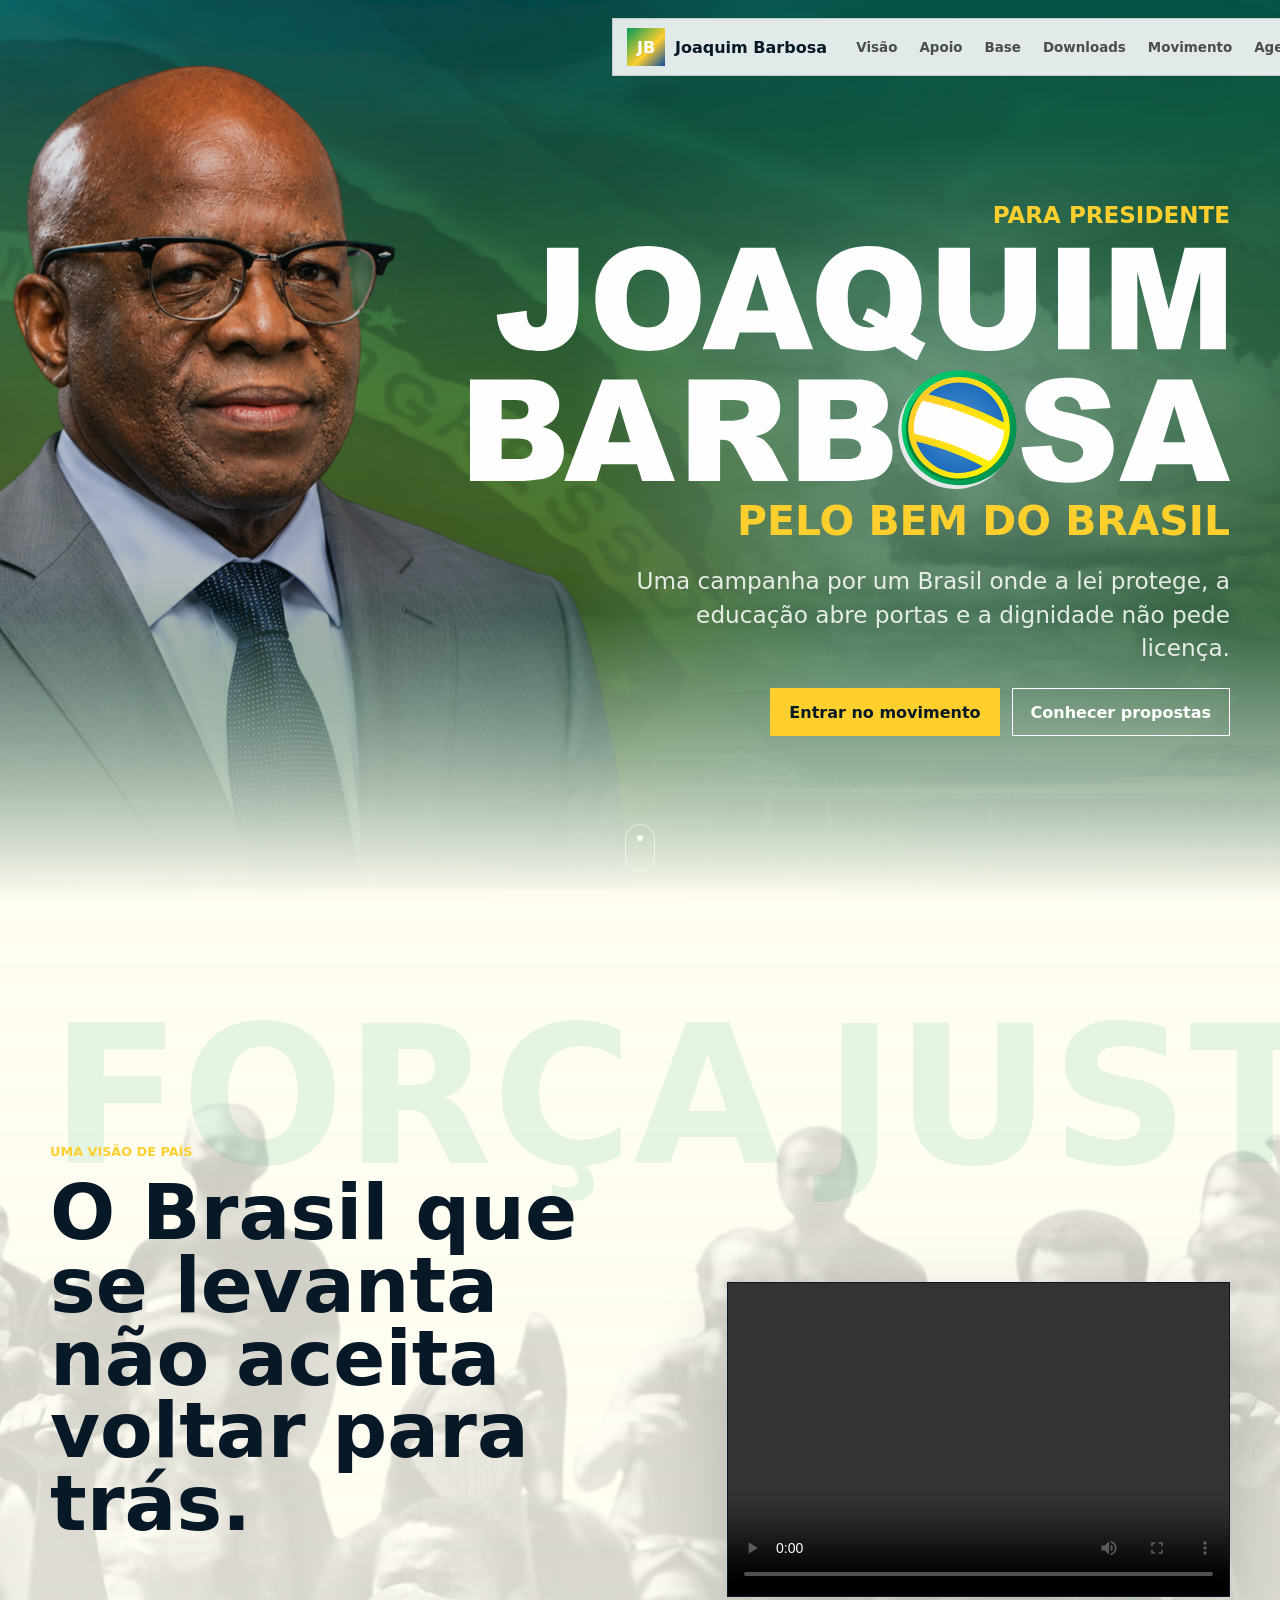
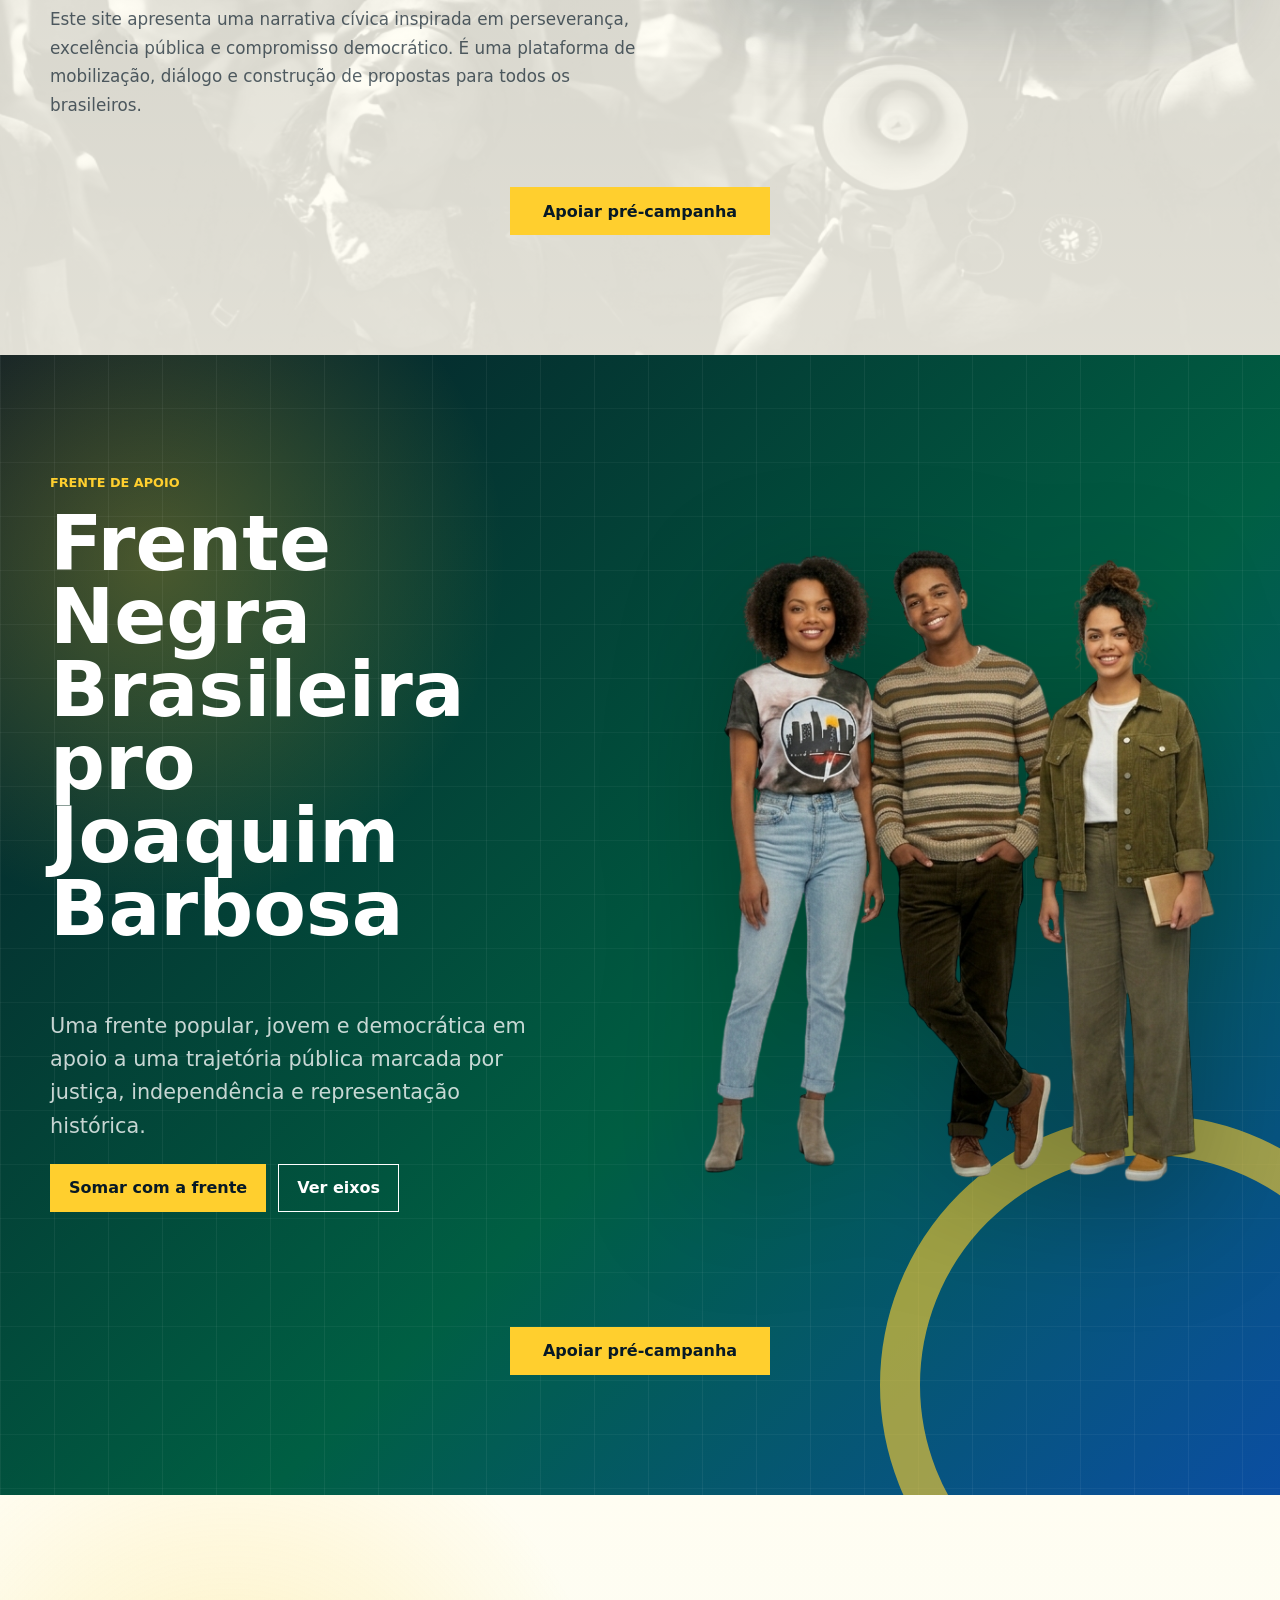
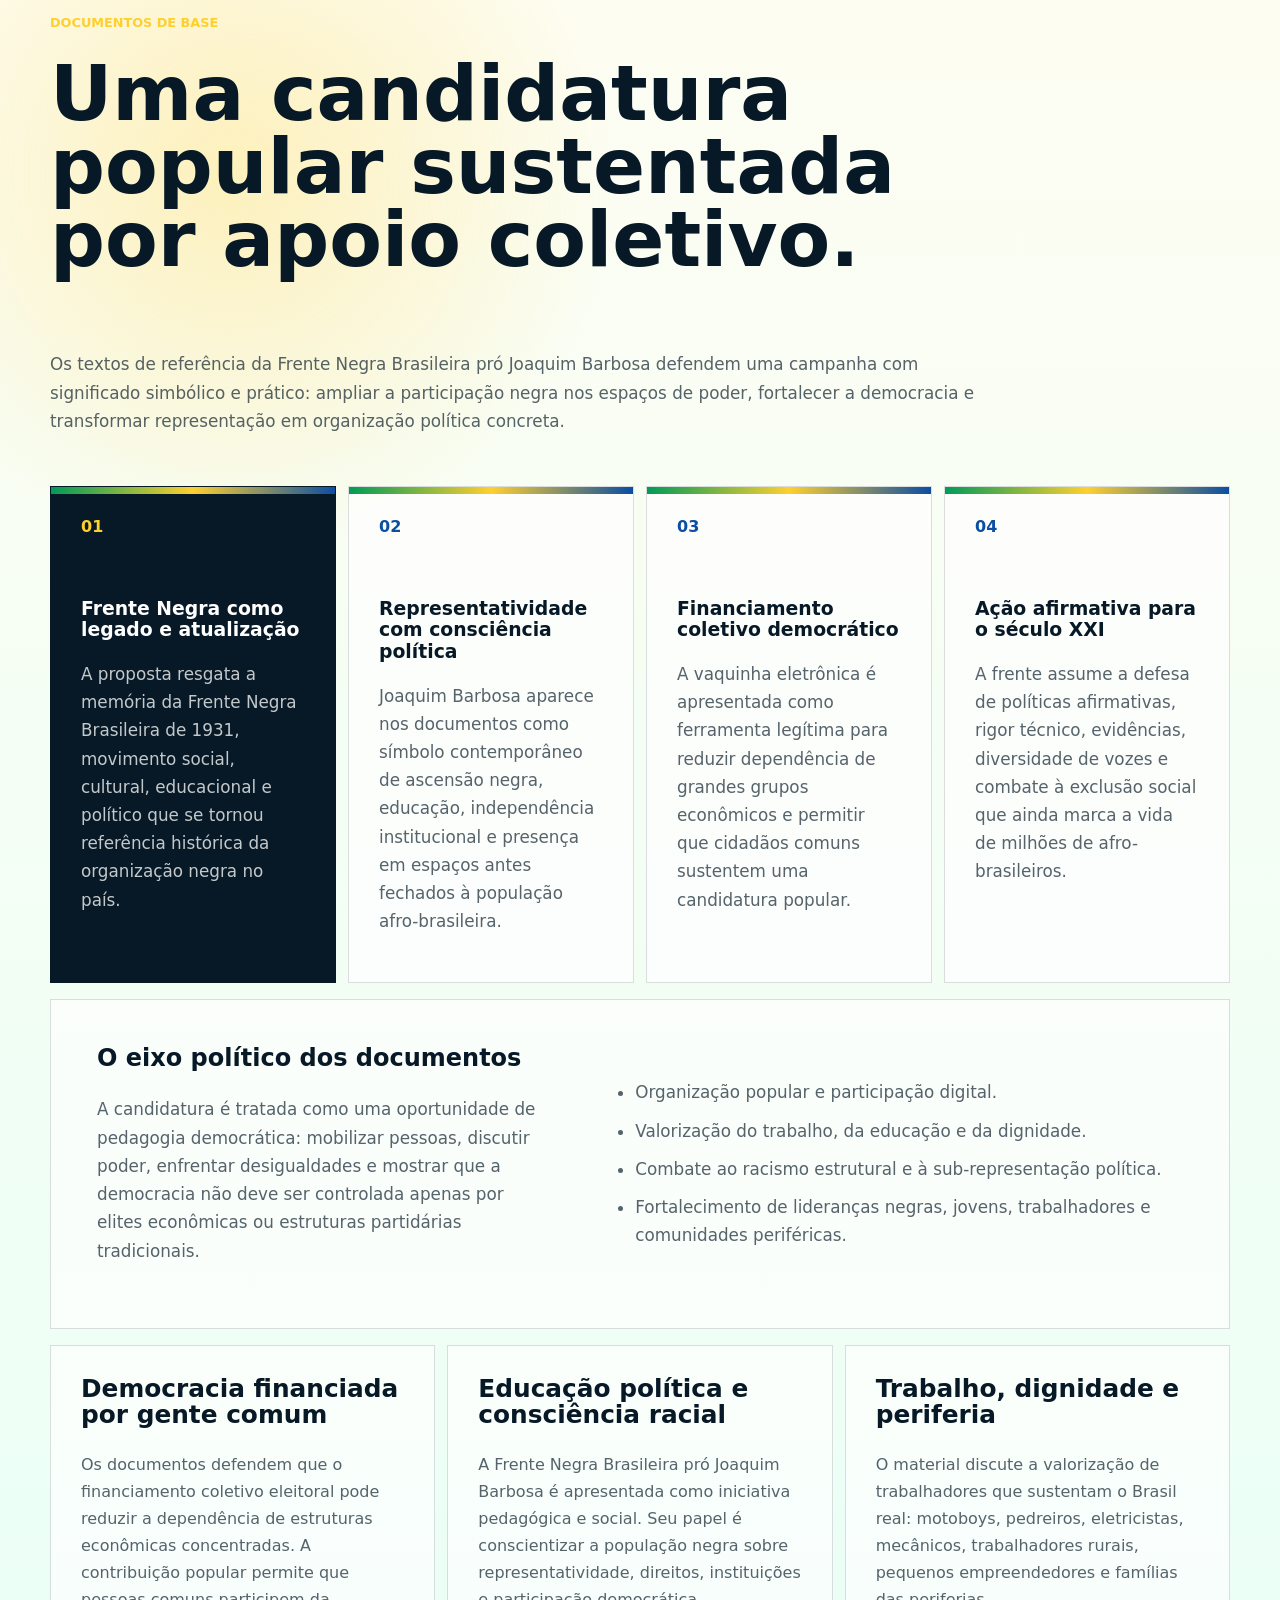
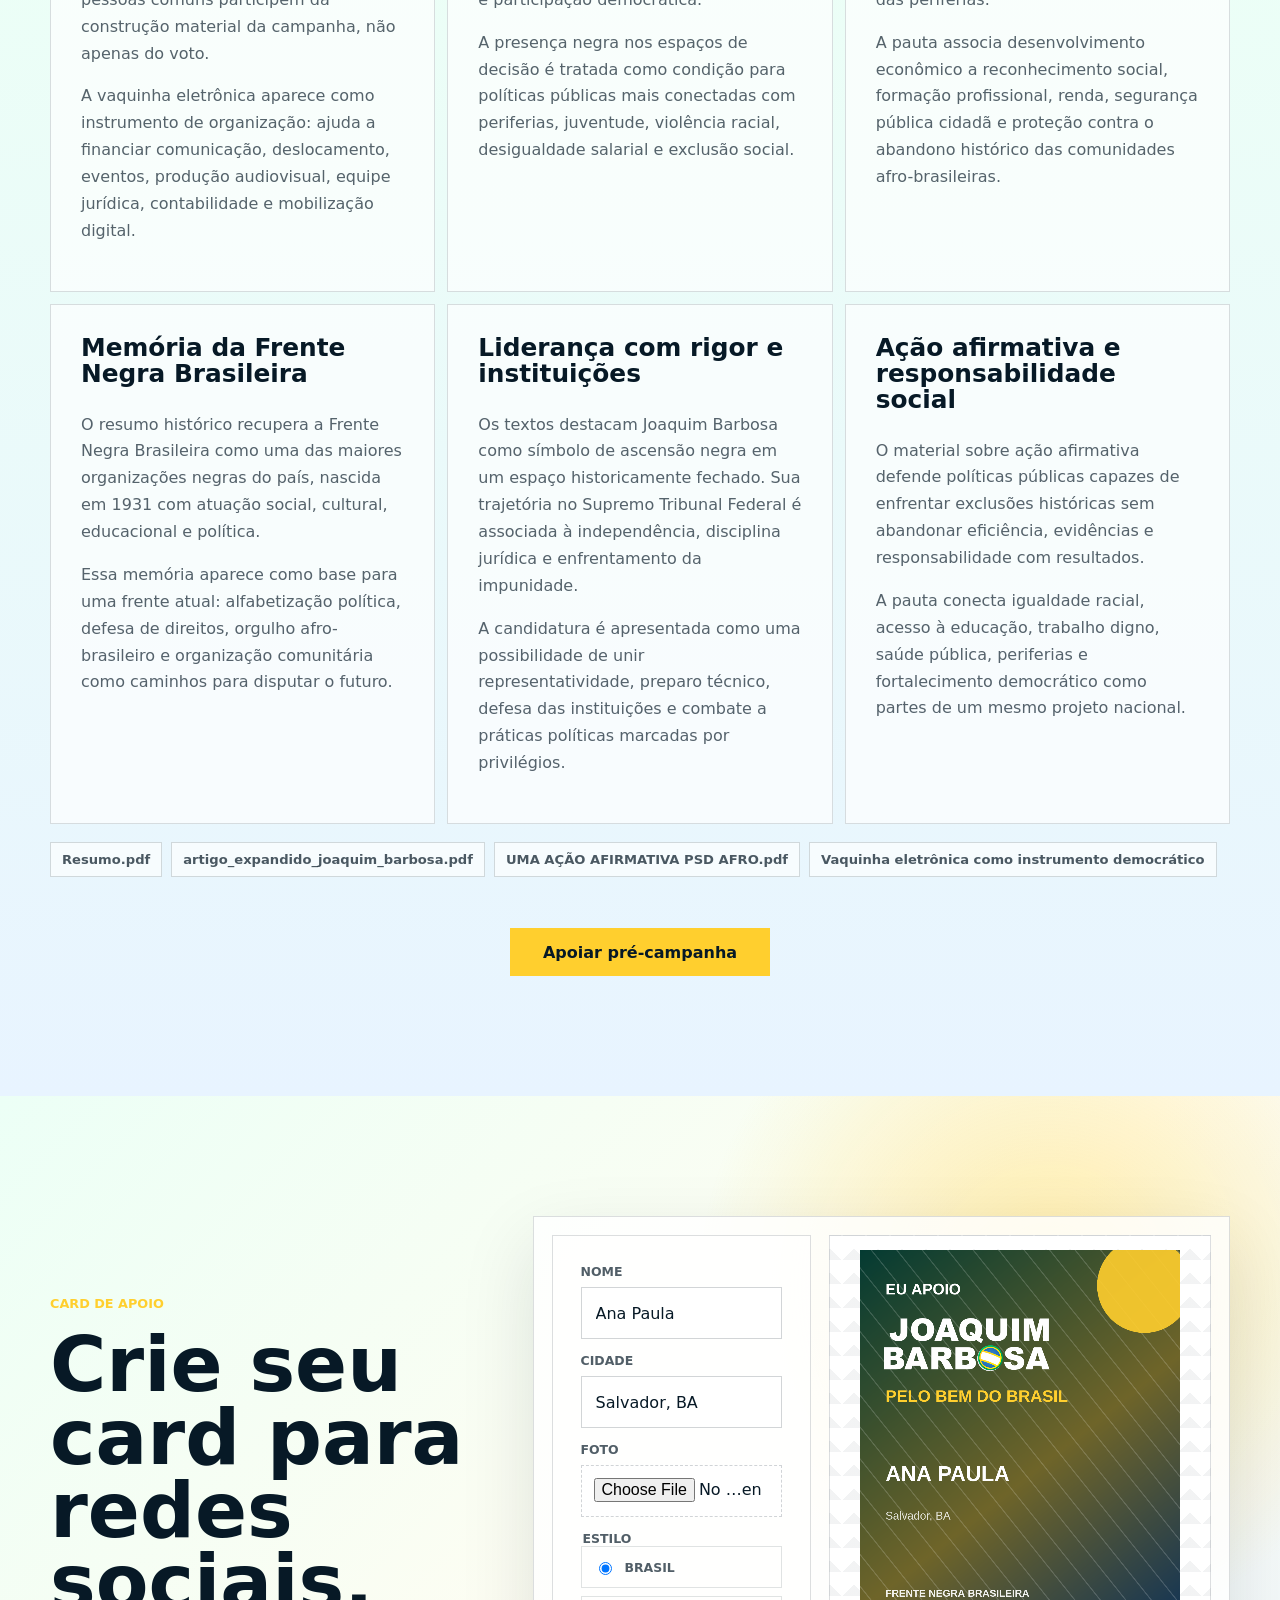
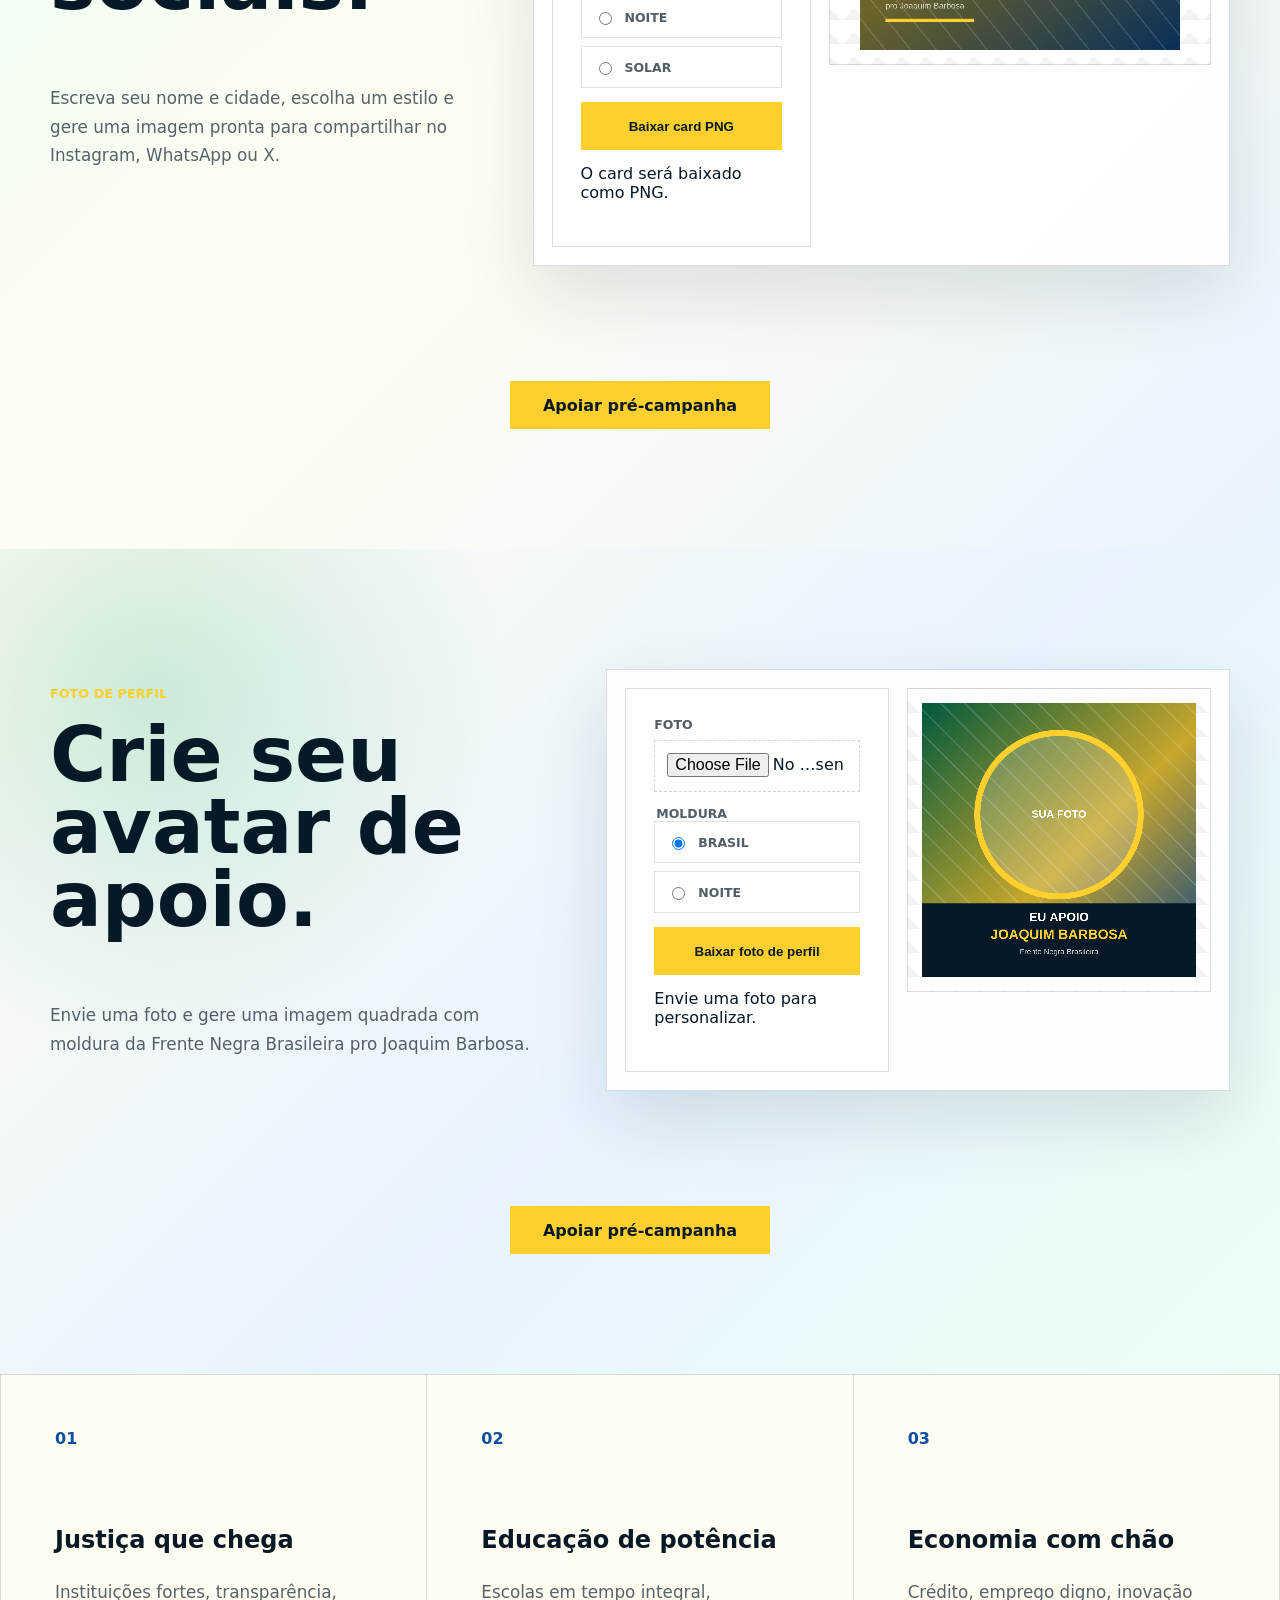
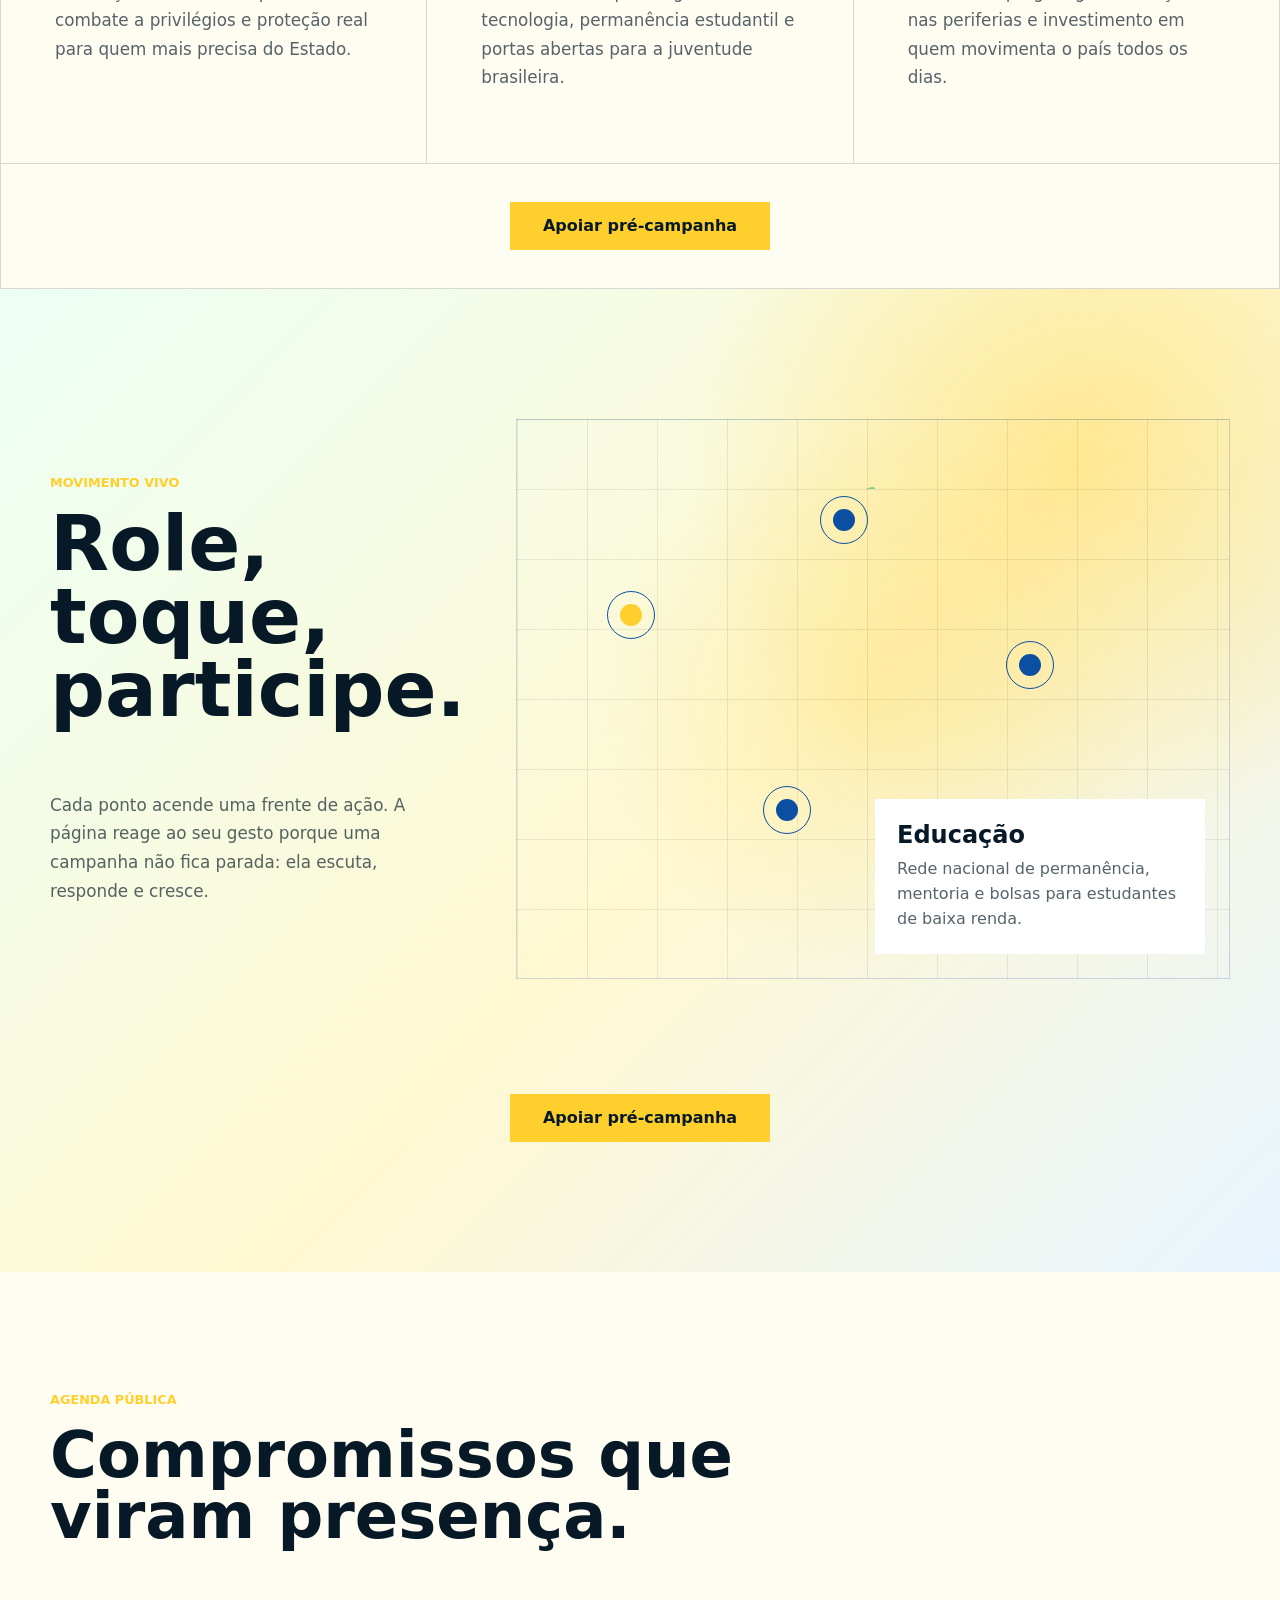
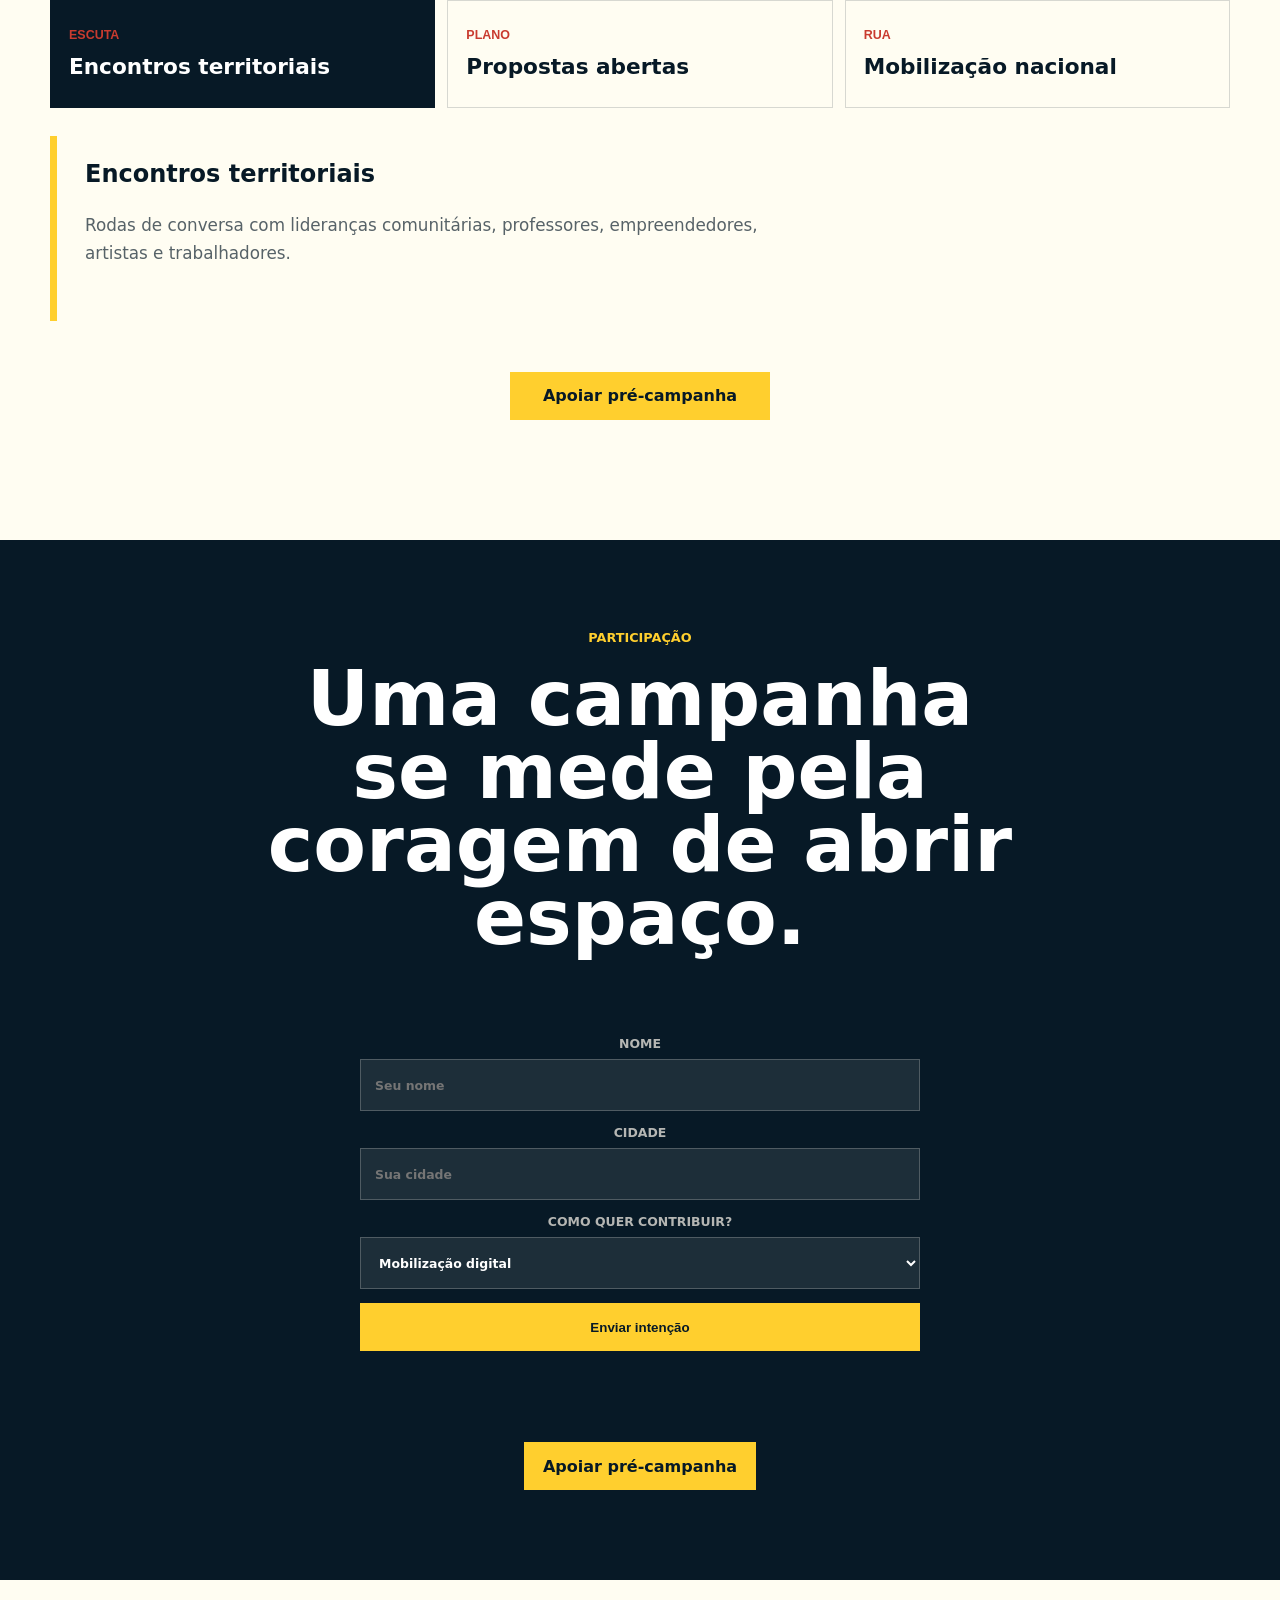
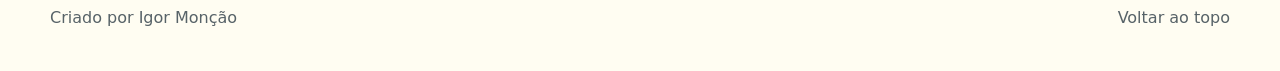
<file: index.html>
<!doctype html>
<html lang="pt-BR">
  <head>
    <meta charset="UTF-8" />
    <meta name="viewport" content="width=device-width, initial-scale=1.0" />
    <title>Joaquim Barbosa | Brasil de Justiça</title>
    <link rel="stylesheet" href="styles.css" />
  </head>
  <body class="home-page">
    <canvas id="grain-canvas" aria-hidden="true"></canvas>
    <svg class="svg-filters" aria-hidden="true" focusable="false">
      <filter id="flag-wave">
        <feTurbulence type="fractalNoise" baseFrequency="0.012 0.045" numOctaves="2" seed="7">
          <animate attributeName="baseFrequency" dur="7s" values="0.012 0.045;0.018 0.035;0.012 0.045" repeatCount="indefinite" />
        </feTurbulence>
        <feDisplacementMap in="SourceGraphic" scale="18" xChannelSelector="R" yChannelSelector="G" />
      </filter>
    </svg>

    <header class="site-header" data-reveal>
      <a class="brand" href="#inicio" aria-label="Joaquim Barbosa - início">
        <span class="brand-mark">JB</span>
        <span>Joaquim Barbosa</span>
      </a>
      <nav class="nav-links" aria-label="Navegação principal">
        <a href="#visao">Visão</a>
        <a href="#apoio">Apoio</a>
        <a href="#base-politica">Base</a>
        <a href="downloads.html">Downloads</a>
        <a href="#movimento">Movimento</a>
        <a href="#agenda">Agenda</a>
        <a href="#participar">Participar</a>
      </nav>
      <button class="menu-button" type="button" aria-label="Abrir menu" aria-expanded="false">
        <span></span>
        <span></span>
        <span></span>
      </button>
    </header>

    <main id="inicio">
      <section class="hero section-pin">
        <div class="hero-image-reveal" aria-hidden="true">
          <div class="hero-image hero-image-wave"></div>
          <div class="hero-image hero-image-static"></div>
          <div class="hero-image hero-image-hover"></div>
        </div>

        <div class="hero-content" data-reveal>
          <p class="kicker hero-kicker">PARA PRESIDENTE</p>
          <h1 class="hero-logo-title">
            <img src="logo.svg" alt="Joaquim Barbosa" />
            <span>PELO BEM DO BRASIL</span>
          </h1>
          <p class="hero-copy">
            Uma campanha por um Brasil onde a lei protege, a educação abre portas e a dignidade não pede licença.
          </p>
          <div class="hero-actions">
            <a class="button primary magnetic" href="contribuir.html">Entrar no movimento</a>
            <a class="button ghost" href="propostas.html">Conhecer propostas</a>
          </div>
        </div>

        <div class="scroll-cue" aria-hidden="true">
          <span></span>
        </div>
      </section>

      <section class="statement" id="visao">
        <div class="statement-track">
          <p>FORÇA</p>
          <p>JUSTIÇA</p>
          <p>MEMÓRIA</p>
          <p>FUTURO</p>
        </div>
        <div class="statement-inner">
          <div class="statement-copy">
            <div class="section-label" data-reveal>Uma visão de país</div>
            <h2 data-reveal>O Brasil que se levanta não aceita voltar para trás.</h2>
            <p data-reveal>
              Este site apresenta uma narrativa cívica inspirada em perseverança, excelência pública e compromisso democrático.
              É uma plataforma de mobilização, diálogo e construção de propostas para todos os brasileiros.
            </p>
          </div>
          <div class="statement-video" data-reveal>
            <video src="video.mp4" controls playsinline preload="metadata"></video>
          </div>
        </div>
        <div class="section-cta" data-reveal>
          <a class="button primary magnetic pre-campaign-link" href="#">Apoiar pré-campanha</a>
        </div>
      </section>

      <section class="support-front" id="apoio">
        <div class="support-copy" data-reveal>
          <div class="section-label">Frente de apoio</div>
          <h2>Frente Negra Brasileira pro Joaquim Barbosa</h2>
          <p>
            Uma frente popular, jovem e democrática em apoio a uma trajetória pública marcada por justiça, independência e representação histórica.
          </p>
          <div class="support-actions">
            <a class="button primary magnetic" href="#participar">Somar com a frente</a>
            <a class="button support-ghost" href="#movimento">Ver eixos</a>
          </div>
        </div>

        <div class="support-image" data-reveal>
          <img src="pessoas.png" alt="Pessoas apoiando a Frente Negra Brasileira pro Joaquim Barbosa" />
        </div>
        <div class="section-cta" data-reveal>
          <a class="button primary magnetic pre-campaign-link" href="#">Apoiar pré-campanha</a>
        </div>
      </section>

      <section class="political-base" id="base-politica">
        <div class="base-intro" data-reveal>
          <div class="section-label">Documentos de base</div>
          <h2>Uma candidatura popular sustentada por apoio coletivo.</h2>
          <p>
            Os textos de referência da Frente Negra Brasileira pró Joaquim Barbosa defendem uma campanha com significado simbólico e prático: ampliar a participação negra nos espaços de poder, fortalecer a democracia e transformar representação em organização política concreta.
          </p>
        </div>

        <div class="base-grid">
          <article class="base-card highlight" data-reveal>
            <span>01</span>
            <h3>Frente Negra como legado e atualização</h3>
            <p>
              A proposta resgata a memória da Frente Negra Brasileira de 1931, movimento social, cultural, educacional e político que se tornou referência histórica da organização negra no país.
            </p>
          </article>
          <article class="base-card" data-reveal>
            <span>02</span>
            <h3>Representatividade com consciência política</h3>
            <p>
              Joaquim Barbosa aparece nos documentos como símbolo contemporâneo de ascensão negra, educação, independência institucional e presença em espaços antes fechados à população afro-brasileira.
            </p>
          </article>
          <article class="base-card" data-reveal>
            <span>03</span>
            <h3>Financiamento coletivo democrático</h3>
            <p>
              A vaquinha eletrônica é apresentada como ferramenta legítima para reduzir dependência de grandes grupos econômicos e permitir que cidadãos comuns sustentem uma candidatura popular.
            </p>
          </article>
          <article class="base-card" data-reveal>
            <span>04</span>
            <h3>Ação afirmativa para o século XXI</h3>
            <p>
              A frente assume a defesa de políticas afirmativas, rigor técnico, evidências, diversidade de vozes e combate à exclusão social que ainda marca a vida de milhões de afro-brasileiros.
            </p>
          </article>
        </div>

        <div class="base-manifest" data-reveal>
          <div>
            <h3>O eixo político dos documentos</h3>
            <p>
              A candidatura é tratada como uma oportunidade de pedagogia democrática: mobilizar pessoas, discutir poder, enfrentar desigualdades e mostrar que a democracia não deve ser controlada apenas por elites econômicas ou estruturas partidárias tradicionais.
            </p>
          </div>
          <ul>
            <li>Organização popular e participação digital.</li>
            <li>Valorização do trabalho, da educação e da dignidade.</li>
            <li>Combate ao racismo estrutural e à sub-representação política.</li>
            <li>Fortalecimento de lideranças negras, jovens, trabalhadores e comunidades periféricas.</li>
          </ul>
        </div>

        <div class="base-deep-grid">
          <article class="base-deep-card" data-reveal>
            <h3>Democracia financiada por gente comum</h3>
            <p>
              Os documentos defendem que o financiamento coletivo eleitoral pode reduzir a dependência de estruturas econômicas concentradas. A contribuição popular permite que pessoas comuns participem da construção material da campanha, não apenas do voto.
            </p>
            <p>
              A vaquinha eletrônica aparece como instrumento de organização: ajuda a financiar comunicação, deslocamento, eventos, produção audiovisual, equipe jurídica, contabilidade e mobilização digital.
            </p>
          </article>
          <article class="base-deep-card" data-reveal>
            <h3>Educação política e consciência racial</h3>
            <p>
              A Frente Negra Brasileira pró Joaquim Barbosa é apresentada como iniciativa pedagógica e social. Seu papel é conscientizar a população negra sobre representatividade, direitos, instituições e participação democrática.
            </p>
            <p>
              A presença negra nos espaços de decisão é tratada como condição para políticas públicas mais conectadas com periferias, juventude, violência racial, desigualdade salarial e exclusão social.
            </p>
          </article>
          <article class="base-deep-card" data-reveal>
            <h3>Trabalho, dignidade e periferia</h3>
            <p>
              O material discute a valorização de trabalhadores que sustentam o Brasil real: motoboys, pedreiros, eletricistas, mecânicos, trabalhadores rurais, pequenos empreendedores e famílias das periferias.
            </p>
            <p>
              A pauta associa desenvolvimento econômico a reconhecimento social, formação profissional, renda, segurança pública cidadã e proteção contra o abandono histórico das comunidades afro-brasileiras.
            </p>
          </article>
          <article class="base-deep-card" data-reveal>
            <h3>Memória da Frente Negra Brasileira</h3>
            <p>
              O resumo histórico recupera a Frente Negra Brasileira como uma das maiores organizações negras do país, nascida em 1931 com atuação social, cultural, educacional e política.
            </p>
            <p>
              Essa memória aparece como base para uma frente atual: alfabetização política, defesa de direitos, orgulho afro-brasileiro e organização comunitária como caminhos para disputar o futuro.
            </p>
          </article>
          <article class="base-deep-card" data-reveal>
            <h3>Liderança com rigor e instituições</h3>
            <p>
              Os textos destacam Joaquim Barbosa como símbolo de ascensão negra em um espaço historicamente fechado. Sua trajetória no Supremo Tribunal Federal é associada à independência, disciplina jurídica e enfrentamento da impunidade.
            </p>
            <p>
              A candidatura é apresentada como uma possibilidade de unir representatividade, preparo técnico, defesa das instituições e combate a práticas políticas marcadas por privilégios.
            </p>
          </article>
          <article class="base-deep-card" data-reveal>
            <h3>Ação afirmativa e responsabilidade social</h3>
            <p>
              O material sobre ação afirmativa defende políticas públicas capazes de enfrentar exclusões históricas sem abandonar eficiência, evidências e responsabilidade com resultados.
            </p>
            <p>
              A pauta conecta igualdade racial, acesso à educação, trabalho digno, saúde pública, periferias e fortalecimento democrático como partes de um mesmo projeto nacional.
            </p>
          </article>
        </div>

        <div class="base-sources" data-reveal aria-label="Documentos usados nesta seção">
          <span>Resumo.pdf</span>
          <span>artigo_expandido_joaquim_barbosa.pdf</span>
          <span>UMA AÇÃO AFIRMATIVA PSD AFRO.pdf</span>
          <span>Vaquinha eletrônica como instrumento democrático</span>
        </div>
        <div class="section-cta" data-reveal>
          <a class="button primary magnetic pre-campaign-link" href="#">Apoiar pré-campanha</a>
        </div>
      </section>

      <section class="card-generator" id="card-apoio">
        <div class="generator-copy" data-reveal>
          <div class="section-label">Card de apoio</div>
          <h2>Crie seu card para redes sociais.</h2>
          <p>
            Escreva seu nome e cidade, escolha um estilo e gere uma imagem pronta para compartilhar no Instagram, WhatsApp ou X.
          </p>
        </div>

        <div class="generator-workspace" data-reveal>
          <form class="card-form">
            <label>
              <span>Nome</span>
              <input id="card-name" type="text" maxlength="28" placeholder="Seu nome" value="Ana Paula" />
            </label>
            <label>
              <span>Cidade</span>
              <input id="card-city" type="text" maxlength="32" placeholder="Sua cidade" value="Salvador, BA" />
            </label>
            <label>
              <span>Foto</span>
              <input id="card-photo" type="file" accept="image/*" />
            </label>
            <fieldset>
              <legend>Estilo</legend>
              <label class="style-option">
                <input type="radio" name="card-style" value="brasil" checked />
                <span>Brasil</span>
              </label>
              <label class="style-option">
                <input type="radio" name="card-style" value="noite" />
                <span>Noite</span>
              </label>
              <label class="style-option">
                <input type="radio" name="card-style" value="solar" />
                <span>Solar</span>
              </label>
            </fieldset>
            <button class="button primary" id="download-card" type="button">Baixar card PNG</button>
            <p class="card-hint" id="card-status" role="status" aria-live="polite">O card será baixado como PNG.</p>
          </form>

          <div class="card-preview-wrap" aria-label="Prévia do card de apoio">
            <canvas id="support-card" width="1080" height="1350"></canvas>
          </div>
        </div>
        <div class="section-cta" data-reveal>
          <a class="button primary magnetic pre-campaign-link" href="#">Apoiar pré-campanha</a>
        </div>
      </section>

      <section class="profile-generator" id="foto-perfil">
        <div class="generator-copy" data-reveal>
          <div class="section-label">Foto de perfil</div>
          <h2>Crie seu avatar de apoio.</h2>
          <p>
            Envie uma foto e gere uma imagem quadrada com moldura da Frente Negra Brasileira pro Joaquim Barbosa.
          </p>
        </div>

        <div class="profile-workspace" data-reveal>
          <form class="card-form profile-form">
            <label>
              <span>Foto</span>
              <input id="profile-photo" type="file" accept="image/*" />
            </label>
            <fieldset>
              <legend>Moldura</legend>
              <label class="style-option">
                <input type="radio" name="profile-style" value="brasil" checked />
                <span>Brasil</span>
              </label>
              <label class="style-option">
                <input type="radio" name="profile-style" value="noite" />
                <span>Noite</span>
              </label>
            </fieldset>
            <button class="button primary" id="download-profile" type="button">Baixar foto de perfil</button>
            <p class="card-hint" id="profile-status" role="status" aria-live="polite">Envie uma foto para personalizar.</p>
          </form>

          <div class="profile-preview-wrap" aria-label="Prévia da foto de perfil">
            <canvas id="profile-card" width="1080" height="1080"></canvas>
          </div>
        </div>
        <div class="section-cta" data-reveal>
          <a class="button primary magnetic pre-campaign-link" href="#">Apoiar pré-campanha</a>
        </div>
      </section>

      <section class="pillars" aria-label="Pilares de campanha">
        <article class="pillar-card" data-reveal>
          <span>01</span>
          <h3>Justiça que chega</h3>
          <p>Instituições fortes, transparência, combate a privilégios e proteção real para quem mais precisa do Estado.</p>
        </article>
        <article class="pillar-card" data-reveal>
          <span>02</span>
          <h3>Educação de potência</h3>
          <p>Escolas em tempo integral, tecnologia, permanência estudantil e portas abertas para a juventude brasileira.</p>
        </article>
        <article class="pillar-card" data-reveal>
          <span>03</span>
          <h3>Economia com chão</h3>
          <p>Crédito, emprego digno, inovação nas periferias e investimento em quem movimenta o país todos os dias.</p>
        </article>
        <div class="section-cta" data-reveal>
          <a class="button primary magnetic pre-campaign-link" href="#">Apoiar pré-campanha</a>
        </div>
      </section>

      <section class="movement" id="movimento">
        <div class="movement-copy" data-reveal>
          <div class="section-label">Movimento vivo</div>
          <h2>Role, toque, participe.</h2>
          <p>
            Cada ponto acende uma frente de ação. A página reage ao seu gesto porque uma campanha não fica parada:
            ela escuta, responde e cresce.
          </p>
        </div>
        <div class="interactive-map" data-reveal>
          <button class="pulse-dot active" style="--x: 16%; --y: 35%" data-title="Educação" data-text="Rede nacional de permanência, mentoria e bolsas para estudantes de baixa renda."></button>
          <button class="pulse-dot" style="--x: 46%; --y: 18%" data-title="Trabalho" data-text="Crédito produtivo, qualificação e compras públicas para negócios locais."></button>
          <button class="pulse-dot" style="--x: 72%; --y: 44%" data-title="Segurança" data-text="Prevenção, inteligência e proteção das comunidades com controle público."></button>
          <button class="pulse-dot" style="--x: 38%; --y: 70%" data-title="Cultura" data-text="Economia criativa, memória brasileira e espaços culturais nos territórios."></button>
          <div class="map-card" role="status" aria-live="polite">
            <span id="map-title">Educação</span>
            <p id="map-text">Rede nacional de permanência, mentoria e bolsas para estudantes de baixa renda.</p>
          </div>
        </div>
        <div class="section-cta" data-reveal>
          <a class="button primary magnetic pre-campaign-link" href="#">Apoiar pré-campanha</a>
        </div>
      </section>

      <section class="timeline" id="agenda">
        <div class="section-label" data-reveal>Agenda pública</div>
        <h2 class="agenda-title" data-reveal>Compromissos que viram presença.</h2>
        <div class="timeline-list">
          <button class="timeline-item active" type="button" data-panel="escuta" data-reveal>
            <span>Escuta</span>
            <strong>Encontros territoriais</strong>
          </button>
          <button class="timeline-item" type="button" data-panel="plano" data-reveal>
            <span>Plano</span>
            <strong>Propostas abertas</strong>
          </button>
          <button class="timeline-item" type="button" data-panel="rua" data-reveal>
            <span>Rua</span>
            <strong>Mobilização nacional</strong>
          </button>
        </div>
        <div class="timeline-panel" data-reveal>
          <h3 id="panel-title">Encontros territoriais</h3>
          <p id="panel-text">Rodas de conversa com lideranças comunitárias, professores, empreendedores, artistas e trabalhadores.</p>
        </div>
        <div class="section-cta" data-reveal>
          <a class="button primary magnetic pre-campaign-link" href="#">Apoiar pré-campanha</a>
        </div>
      </section>

      <section class="join" id="participar">
        <div class="join-art" aria-hidden="true">
          <span></span>
          <span></span>
          <span></span>
        </div>
        <div class="join-content" data-reveal>
          <div class="section-label">Participação</div>
          <h2>Uma campanha se mede pela coragem de abrir espaço.</h2>
          <form class="signup-form">
            <label>
              <span>Nome</span>
              <input type="text" name="nome" placeholder="Seu nome" autocomplete="name" />
            </label>
            <label>
              <span>Cidade</span>
              <input type="text" name="cidade" placeholder="Sua cidade" autocomplete="address-level2" />
            </label>
            <label>
              <span>Como quer contribuir?</span>
              <select name="contribuicao">
                <option>Mobilização digital</option>
                <option>Eventos e escuta</option>
                <option>Propostas e pesquisa</option>
                <option>Cultura e juventude</option>
              </select>
            </label>
            <button class="button primary magnetic" type="submit">Enviar intenção</button>
            <p class="form-note" role="status" aria-live="polite"></p>
          </form>
        </div>
        <div class="section-cta" data-reveal>
          <a class="button primary magnetic pre-campaign-link" href="#">Apoiar pré-campanha</a>
        </div>
      </section>
    </main>

    <footer class="site-footer">
      <p>
        Criado por
        <a href="https://www.behance.net/igorfermon" target="_blank" rel="noreferrer">Igor Monção</a>
      </p>
      <a href="#inicio">Voltar ao topo</a>
    </footer>

    <script src="script.js"></script>
  </body>
</html>
</file>
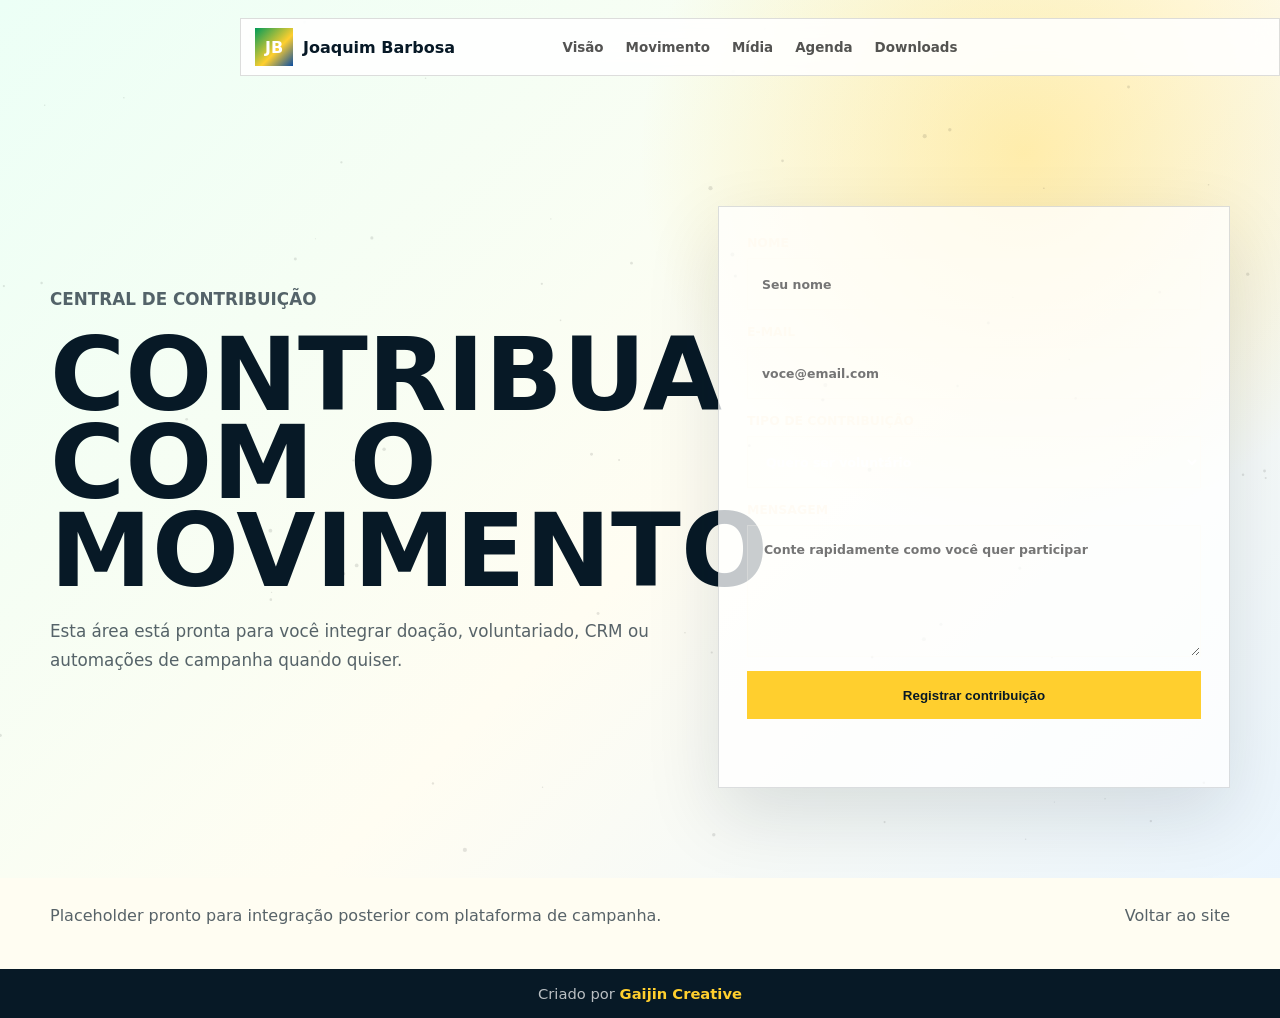
<file: contribuir.html>
<!doctype html>
<html lang="pt-BR">
  <head>
    <meta charset="UTF-8" />
    <meta name="viewport" content="width=device-width, initial-scale=1.0" />
    <title>Contribuir | Joaquim Barbosa</title>
    <link rel="icon" type="image/svg+xml" href="icone.svg" />
    <link rel="stylesheet" href="styles.css" />
  </head>
  <body class="contribute-page">
    <canvas id="grain-canvas" aria-hidden="true"></canvas>

    <header class="site-header is-static" data-reveal>
      <a class="brand" href="index.html" aria-label="Voltar ao site Joaquim Barbosa">
        <img class="brand-logo" src="logo.png" alt="" />
        <span class="brand-mark">JB</span>
        <span>Joaquim Barbosa</span>
      </a>
      <nav class="nav-links" aria-label="Navegação principal">
        <a href="index.html#visao">Visão</a>
        <a href="index.html#movimento">Movimento</a>
        <a href="index.html#midia">Mídia</a>
        <a href="index.html#agenda">Agenda</a>
        <a href="downloads.html">Downloads</a>
      </nav>
      <button class="menu-button" type="button" aria-label="Abrir menu" aria-expanded="false">
        <img class="menu-logo" src="logo.png" alt="" />
        <span></span>
        <span></span>
        <span></span>
      </button>
    </header>

    <main>
      <section class="contribute-hero">
        <div class="contribute-copy" data-reveal>
          <p class="kicker">Central de contribuição</p>
          <h1>Contribua com o movimento</h1>
          <p>
            Esta área está pronta para você integrar doação, voluntariado, CRM ou automações de campanha quando quiser.
          </p>
        </div>

        <form class="signup-form contribute-form" data-reveal>
          <label>
            <span>Nome</span>
            <input type="text" name="nome" placeholder="Seu nome" autocomplete="name" />
          </label>
          <label>
            <span>E-mail</span>
            <input type="email" name="email" placeholder="voce@email.com" autocomplete="email" />
          </label>
          <label>
            <span>Tipo de contribuição</span>
            <select name="contribuicao">
              <option>Quero ser voluntário</option>
              <option>Quero contribuir financeiramente</option>
              <option>Quero organizar um encontro</option>
              <option>Quero ajudar com comunicação</option>
            </select>
          </label>
          <label>
            <span>Mensagem</span>
            <textarea name="mensagem" placeholder="Conte rapidamente como você quer participar"></textarea>
          </label>
          <button class="button primary magnetic" type="submit">Registrar contribuição</button>
          <p class="form-note" role="status" aria-live="polite"></p>
        </form>
      </section>
    </main>

    <footer class="site-footer">
      <p>Placeholder pronto para integração posterior com plataforma de campanha.</p>
      <a href="index.html">Voltar ao site</a>
    </footer>

    <footer class="credit-footer">
      <p>
        Criado por
        <a href="https://gaijin-pied.vercel.app/" target="_blank" rel="noreferrer">Gaijin Creative</a>
      </p>
    </footer>

    <script src="script.js"></script>
  </body>
</html>
</file>
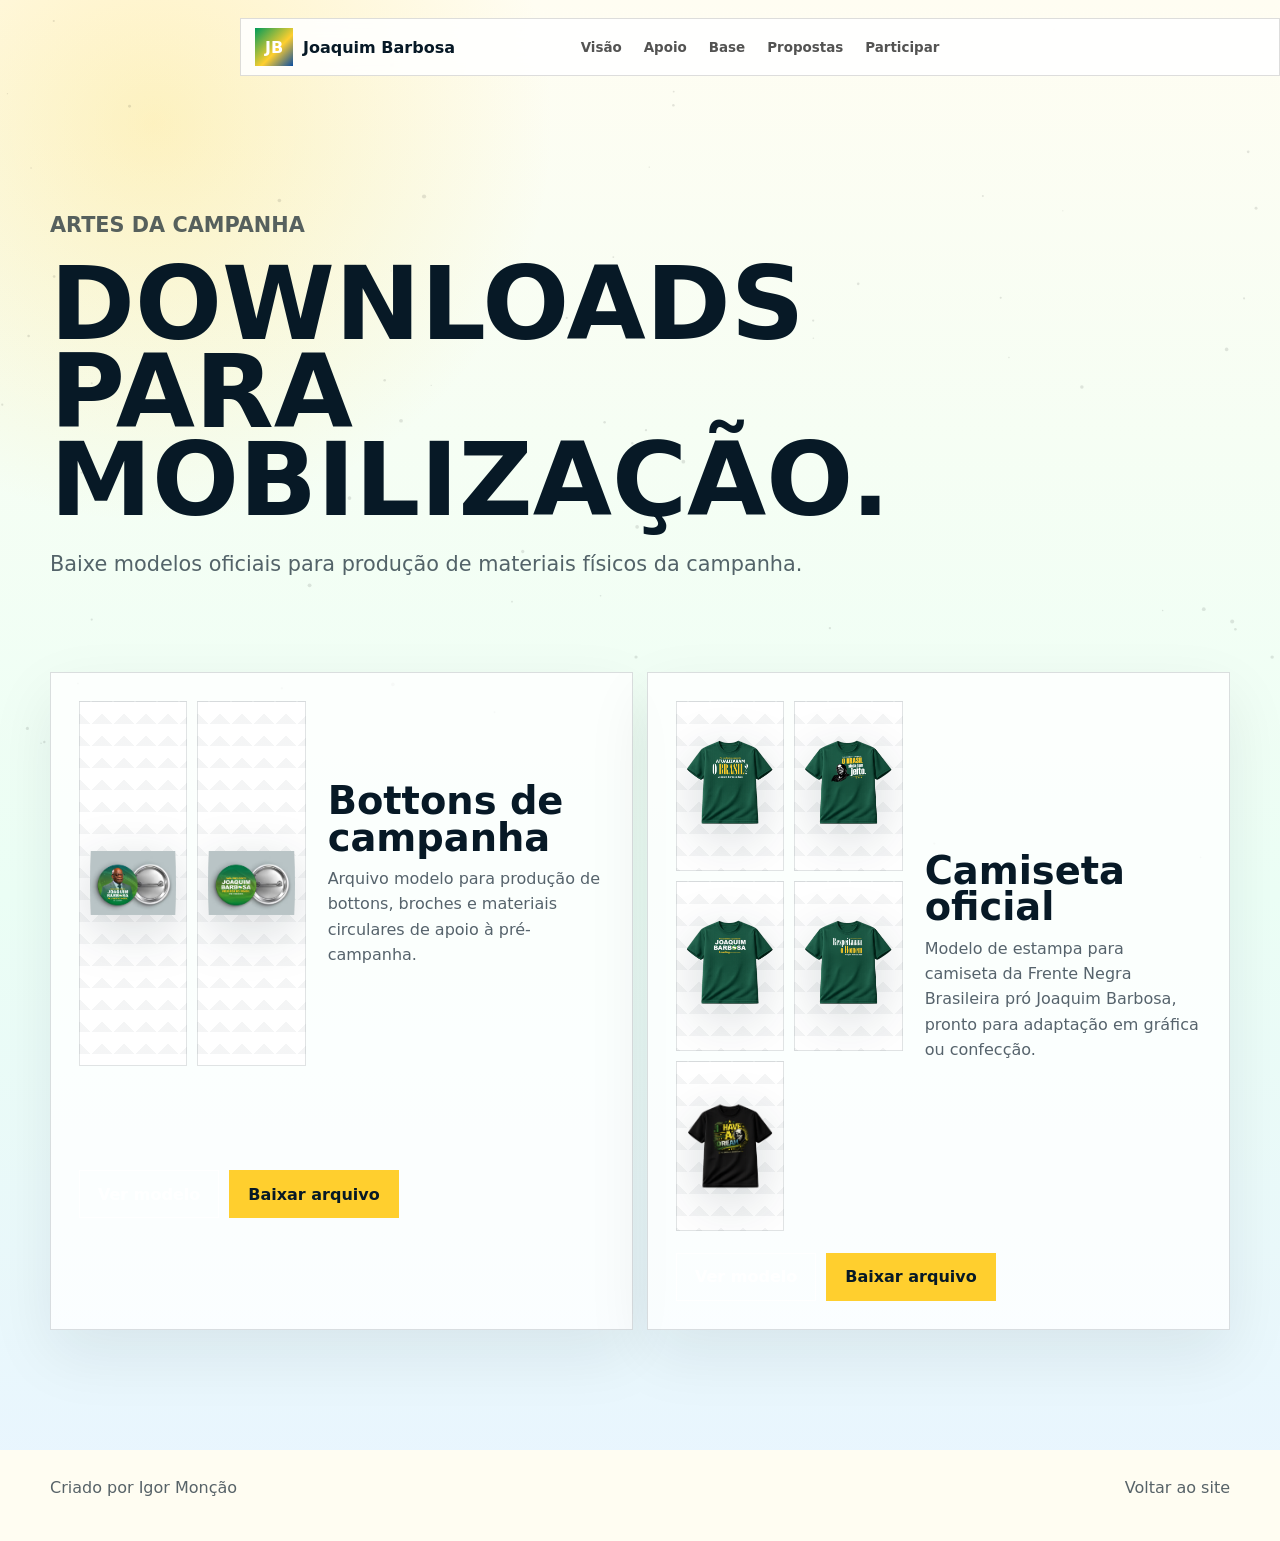
<file: downloads.html>
<!doctype html>
<html lang="pt-BR">
  <head>
    <meta charset="UTF-8" />
    <meta name="viewport" content="width=device-width, initial-scale=1.0" />
    <title>Downloads | Joaquim Barbosa</title>
    <link rel="icon" type="image/svg+xml" href="icone.svg" />
    <link rel="stylesheet" href="styles.css" />
  </head>
  <body class="downloads-page">
    <canvas id="grain-canvas" aria-hidden="true"></canvas>

    <header class="site-header is-static" data-reveal>
      <a class="brand" href="index.html" aria-label="Voltar ao site Joaquim Barbosa">
        <span class="brand-mark">JB</span>
        <span>Joaquim Barbosa</span>
      </a>
      <nav class="nav-links" aria-label="Navegação principal">
        <a href="index.html#visao">Visão</a>
        <a href="index.html#apoio">Apoio</a>
        <a href="index.html#base-politica">Base</a>
        <a href="propostas.html">Propostas</a>
        <a href="index.html#participar">Participar</a>
      </nav>
      <button class="menu-button" type="button" aria-label="Abrir menu" aria-expanded="false">
        <span></span>
        <span></span>
        <span></span>
      </button>
    </header>

    <main>
      <section class="downloads-hero">
        <div data-reveal>
          <p class="kicker hero-kicker">Artes da campanha</p>
          <h1>Downloads para mobilização.</h1>
          <p>
            Baixe modelos oficiais para produção de materiais físicos da campanha.
          </p>
        </div>
      </section>

      <section class="download-library" aria-label="Biblioteca de artes para download">
        <article class="download-card" data-reveal>
          <div class="product-gallery button-gallery" aria-label="Modelos de bottons">
            <a href="bottons/01.png" target="_blank" rel="noreferrer">
              <img src="bottons/01.png" alt="Modelo de botton 01" />
            </a>
            <a href="bottons/02.png" target="_blank" rel="noreferrer">
              <img src="bottons/02.png" alt="Modelo de botton 02" />
            </a>
          </div>
          <div>
            <h2>Bottons de campanha</h2>
            <p>Arquivo modelo para produção de bottons, broches e materiais circulares de apoio à pré-campanha.</p>
          </div>
          <div class="download-actions">
            <a class="button ghost" href="bottons/01.png" target="_blank" rel="noreferrer">Ver modelo</a>
            <a class="button primary" href="bottons/bottons.pdf" download>Baixar arquivo</a>
          </div>
        </article>

        <article class="download-card" data-reveal>
          <div class="product-gallery shirt-gallery" aria-label="Modelos de camiseta">
            <a href="camisetas/01.png" target="_blank" rel="noreferrer">
              <img src="camisetas/01.png" alt="Modelo de camiseta 01" />
            </a>
            <a href="camisetas/02.png" target="_blank" rel="noreferrer">
              <img src="camisetas/02.png" alt="Modelo de camiseta 02" />
            </a>
            <a href="camisetas/03.png" target="_blank" rel="noreferrer">
              <img src="camisetas/03.png" alt="Modelo de camiseta 03" />
            </a>
            <a href="camisetas/04.png" target="_blank" rel="noreferrer">
              <img src="camisetas/04.png" alt="Modelo de camiseta 04" />
            </a>
            <a href="camisetas/05.png" target="_blank" rel="noreferrer">
              <img src="camisetas/05.png" alt="Modelo de camiseta 05" />
            </a>
          </div>
          <div>
            <h2>Camiseta oficial</h2>
            <p>Modelo de estampa para camiseta da Frente Negra Brasileira pró Joaquim Barbosa, pronto para adaptação em gráfica ou confecção.</p>
          </div>
          <div class="download-actions">
            <a class="button ghost" href="camisetas/01.png" target="_blank" rel="noreferrer">Ver modelo</a>
            <a class="button primary" href="camisetas/camisetas.pdf" download>Baixar arquivo</a>
          </div>
        </article>
      </section>
    </main>

    <footer class="site-footer">
      <p>
        Criado por
        <a href="https://www.behance.net/igorfermon" target="_blank" rel="noreferrer">Igor Monção</a>
      </p>
      <a href="index.html">Voltar ao site</a>
    </footer>

    <script src="script.js"></script>
  </body>
</html>
</file>
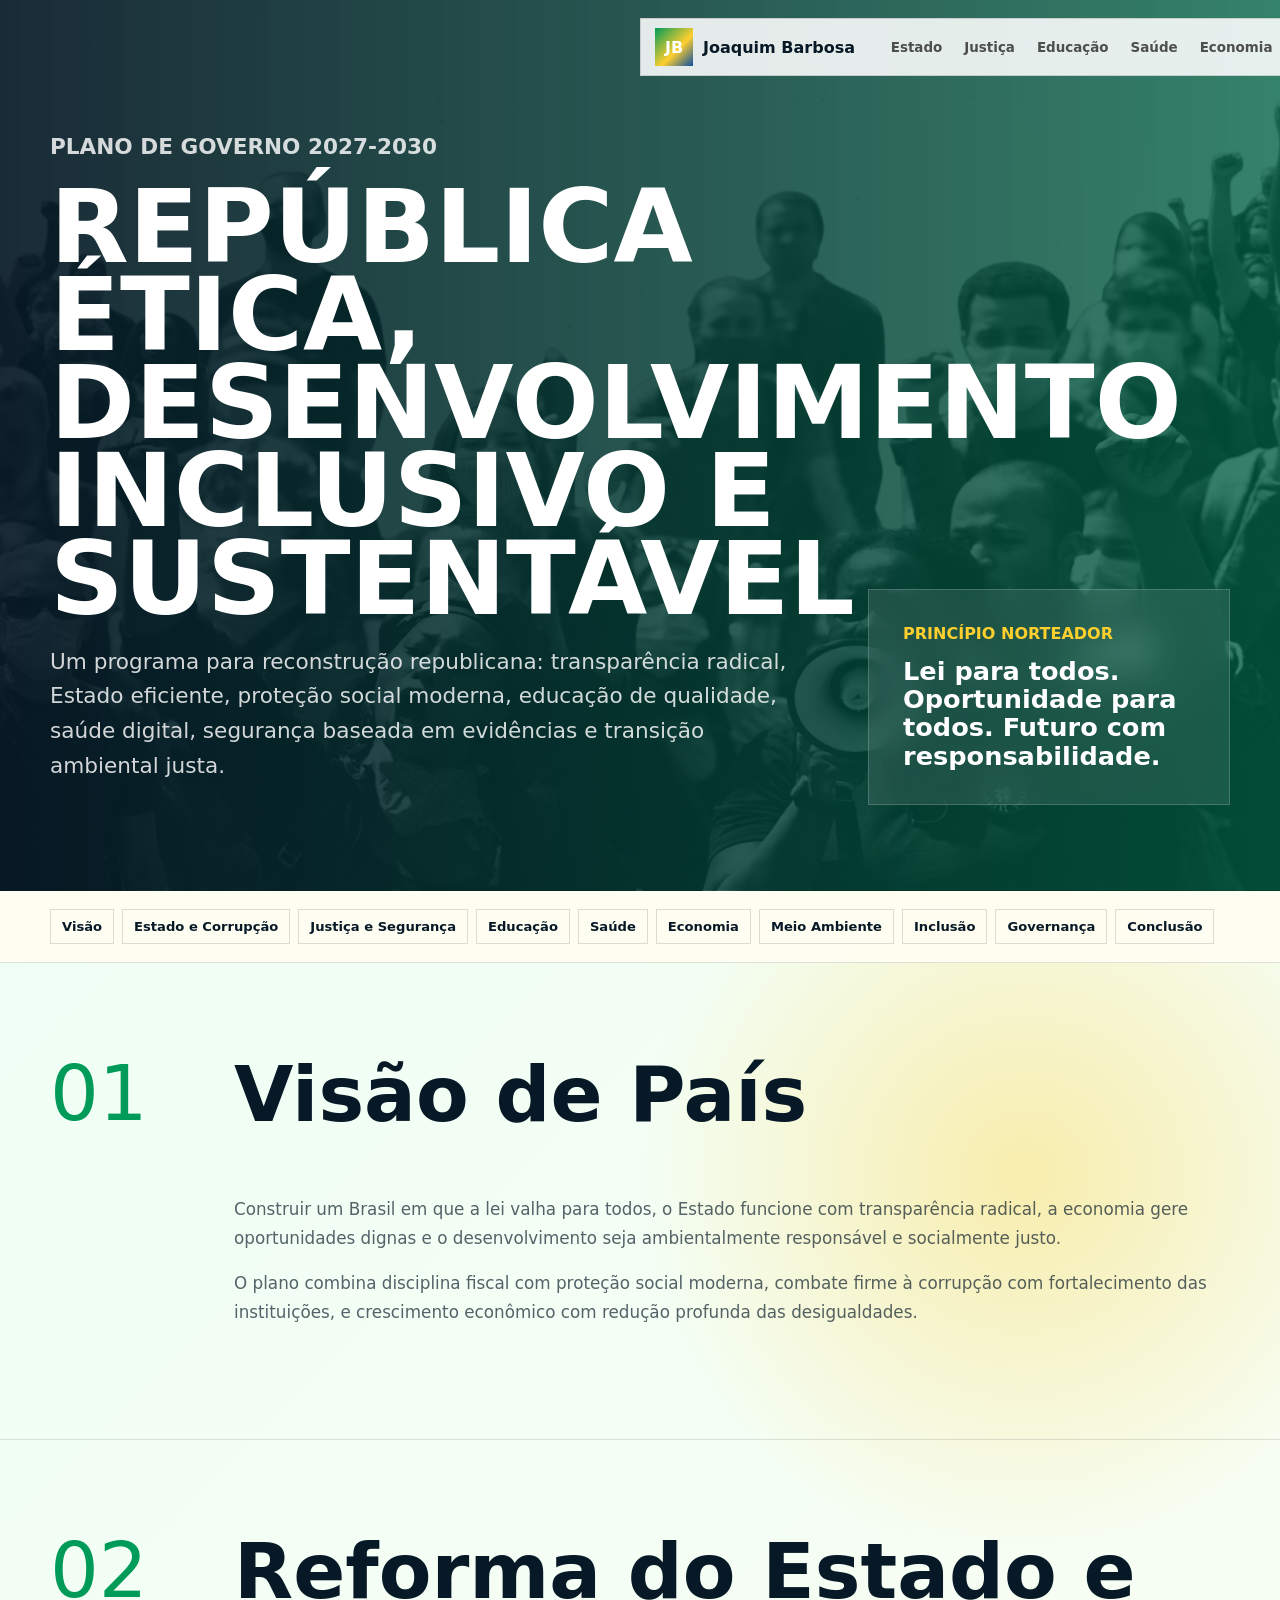
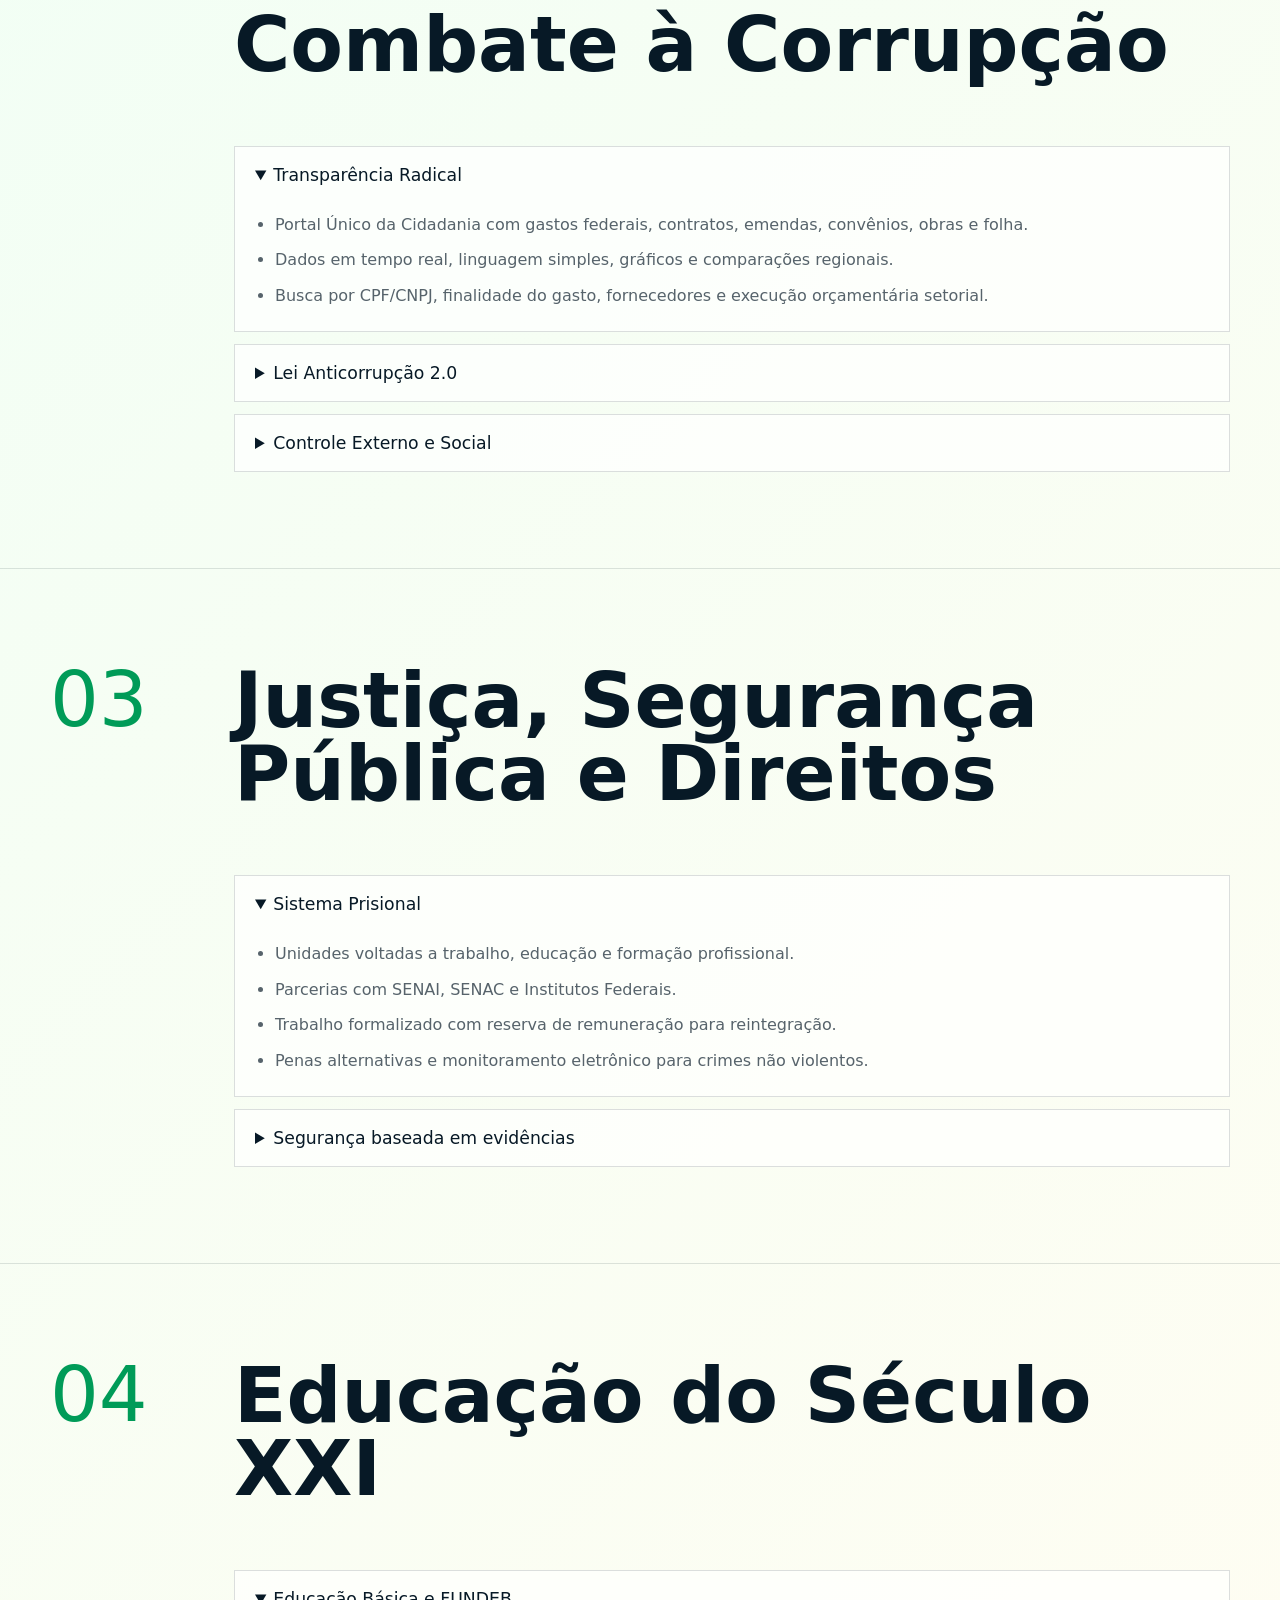
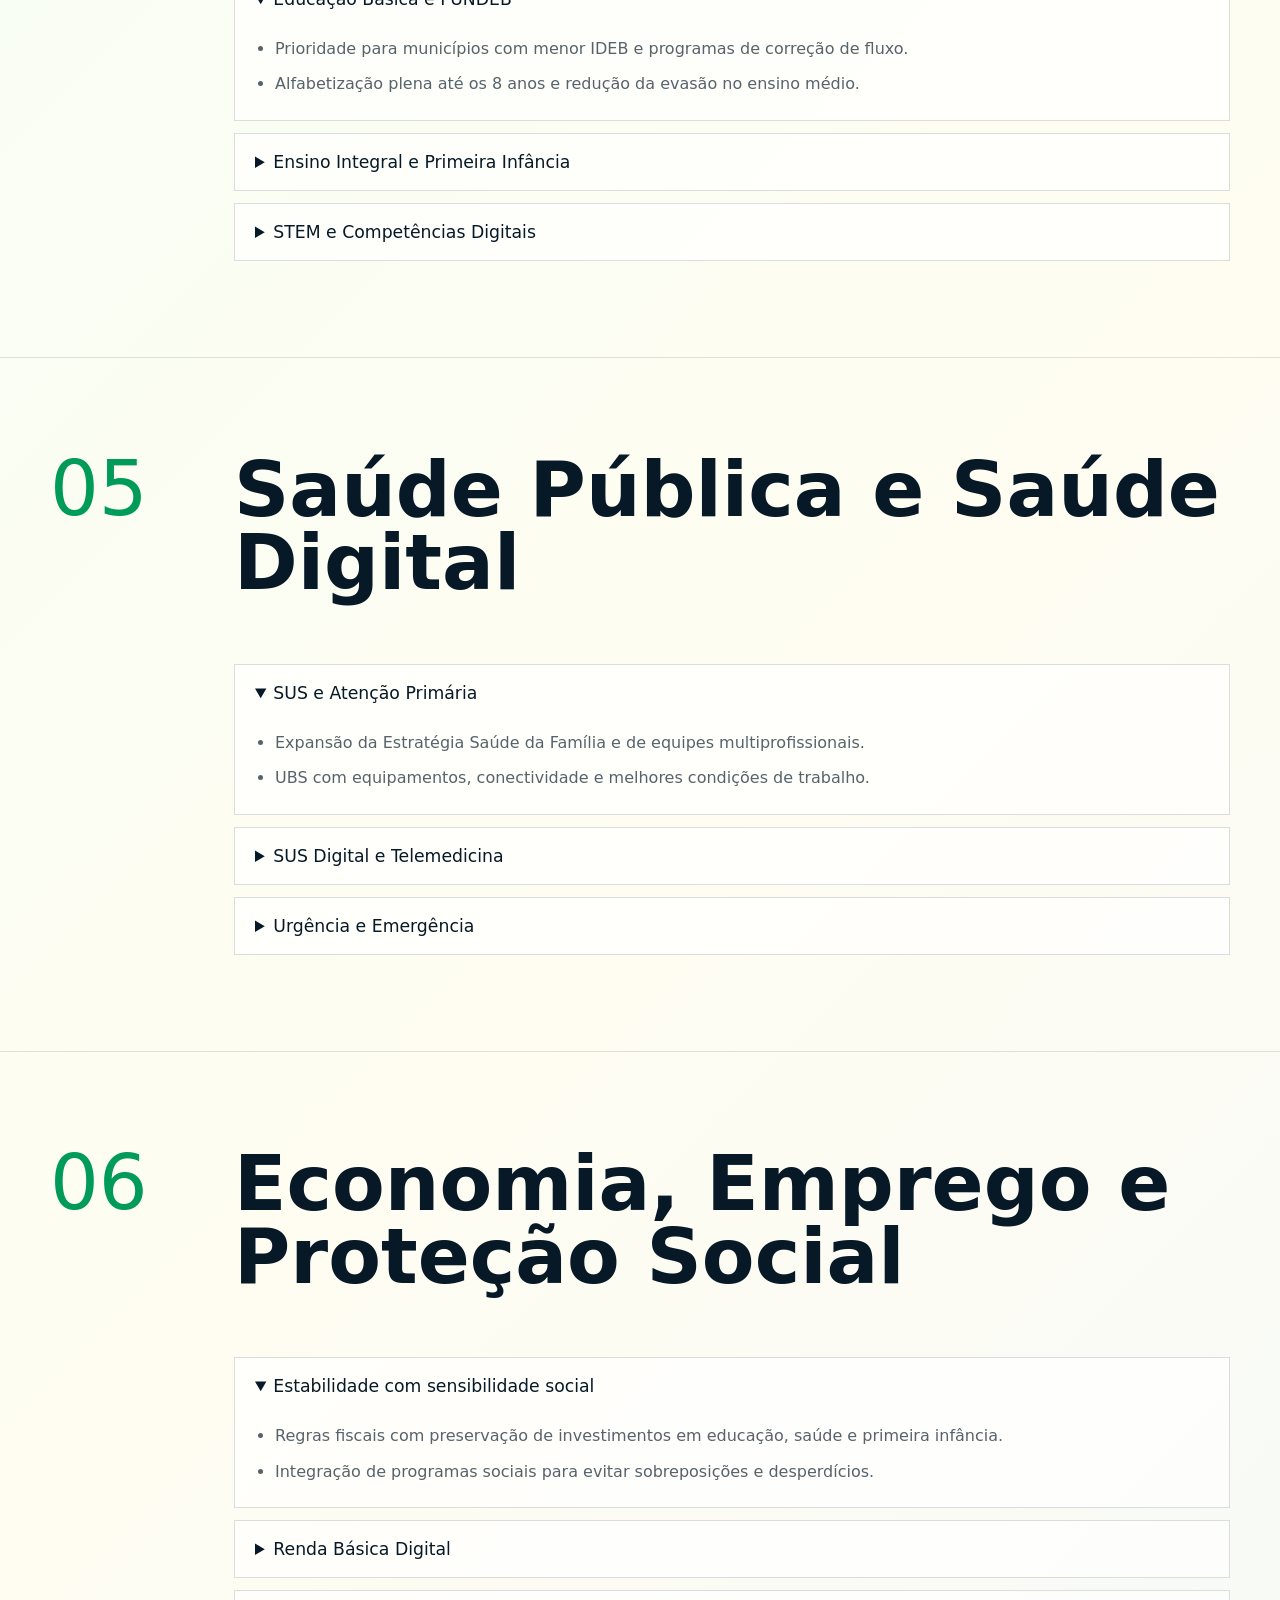
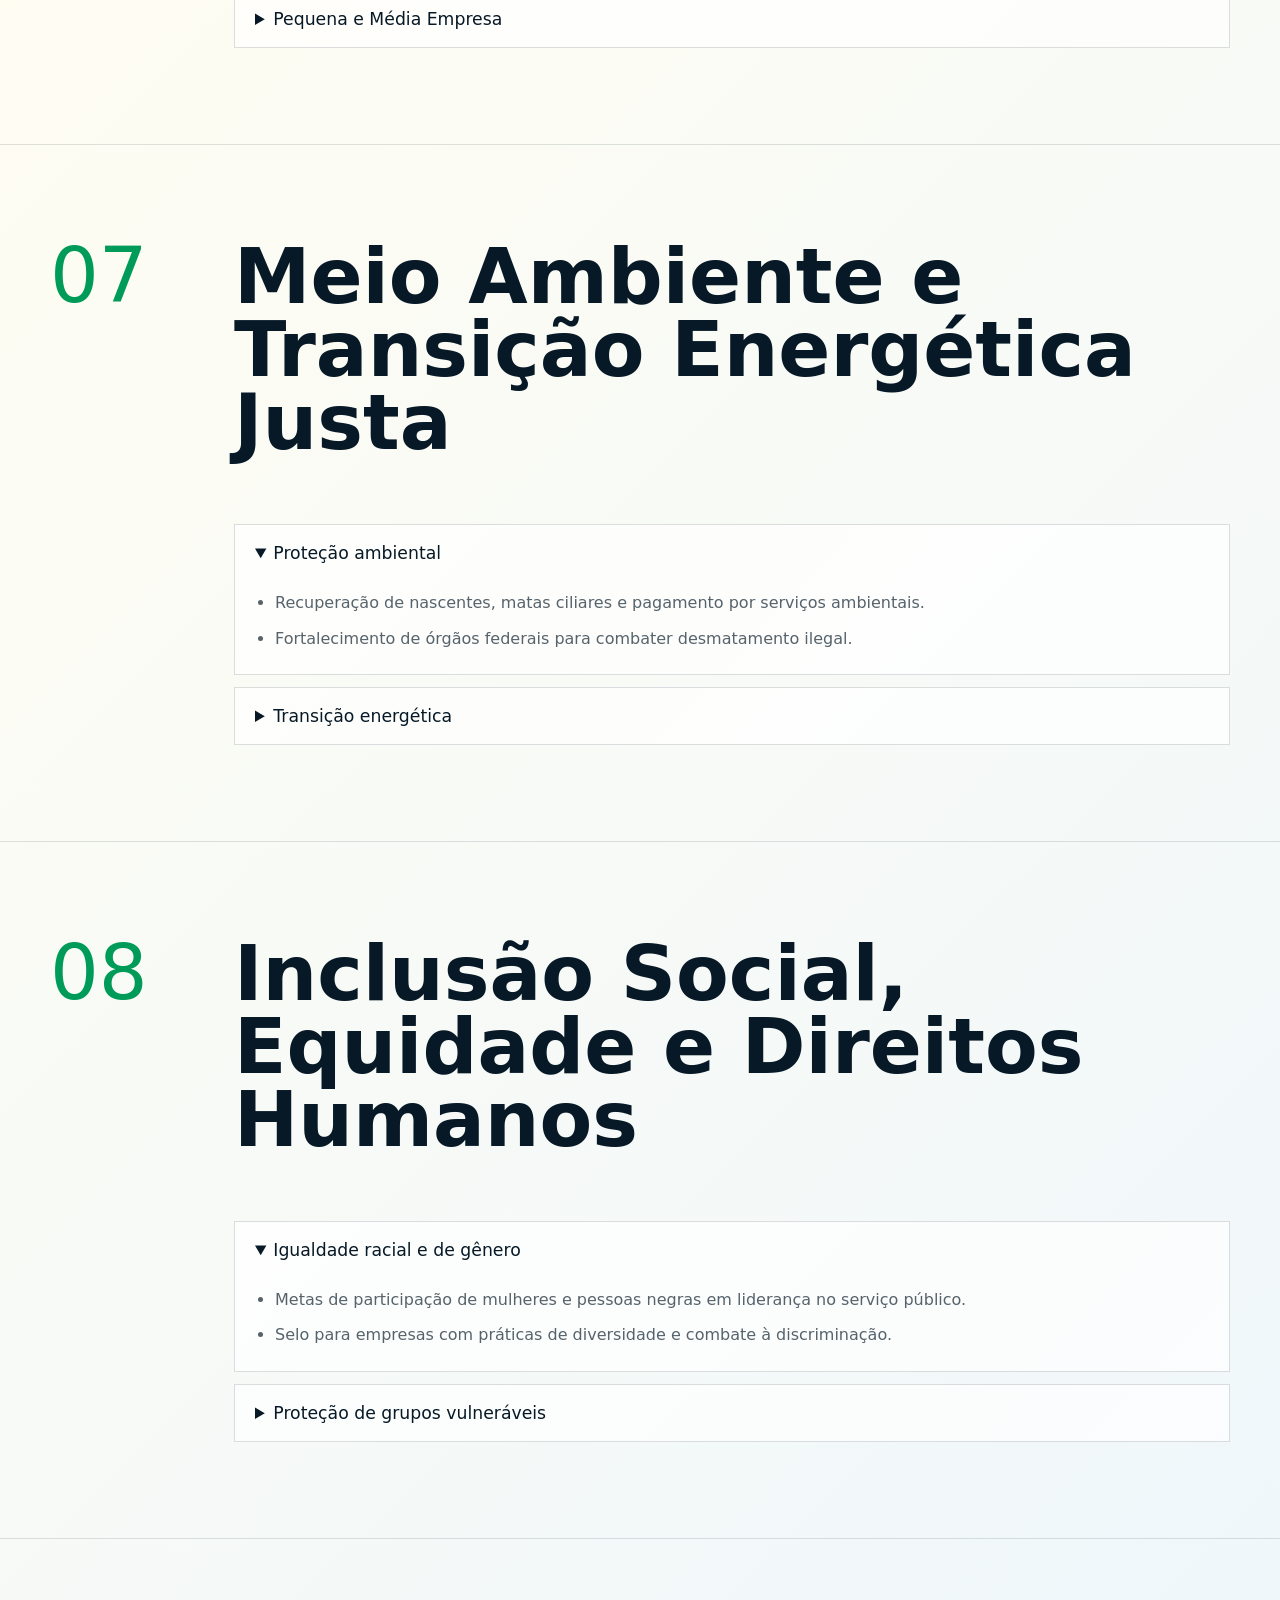
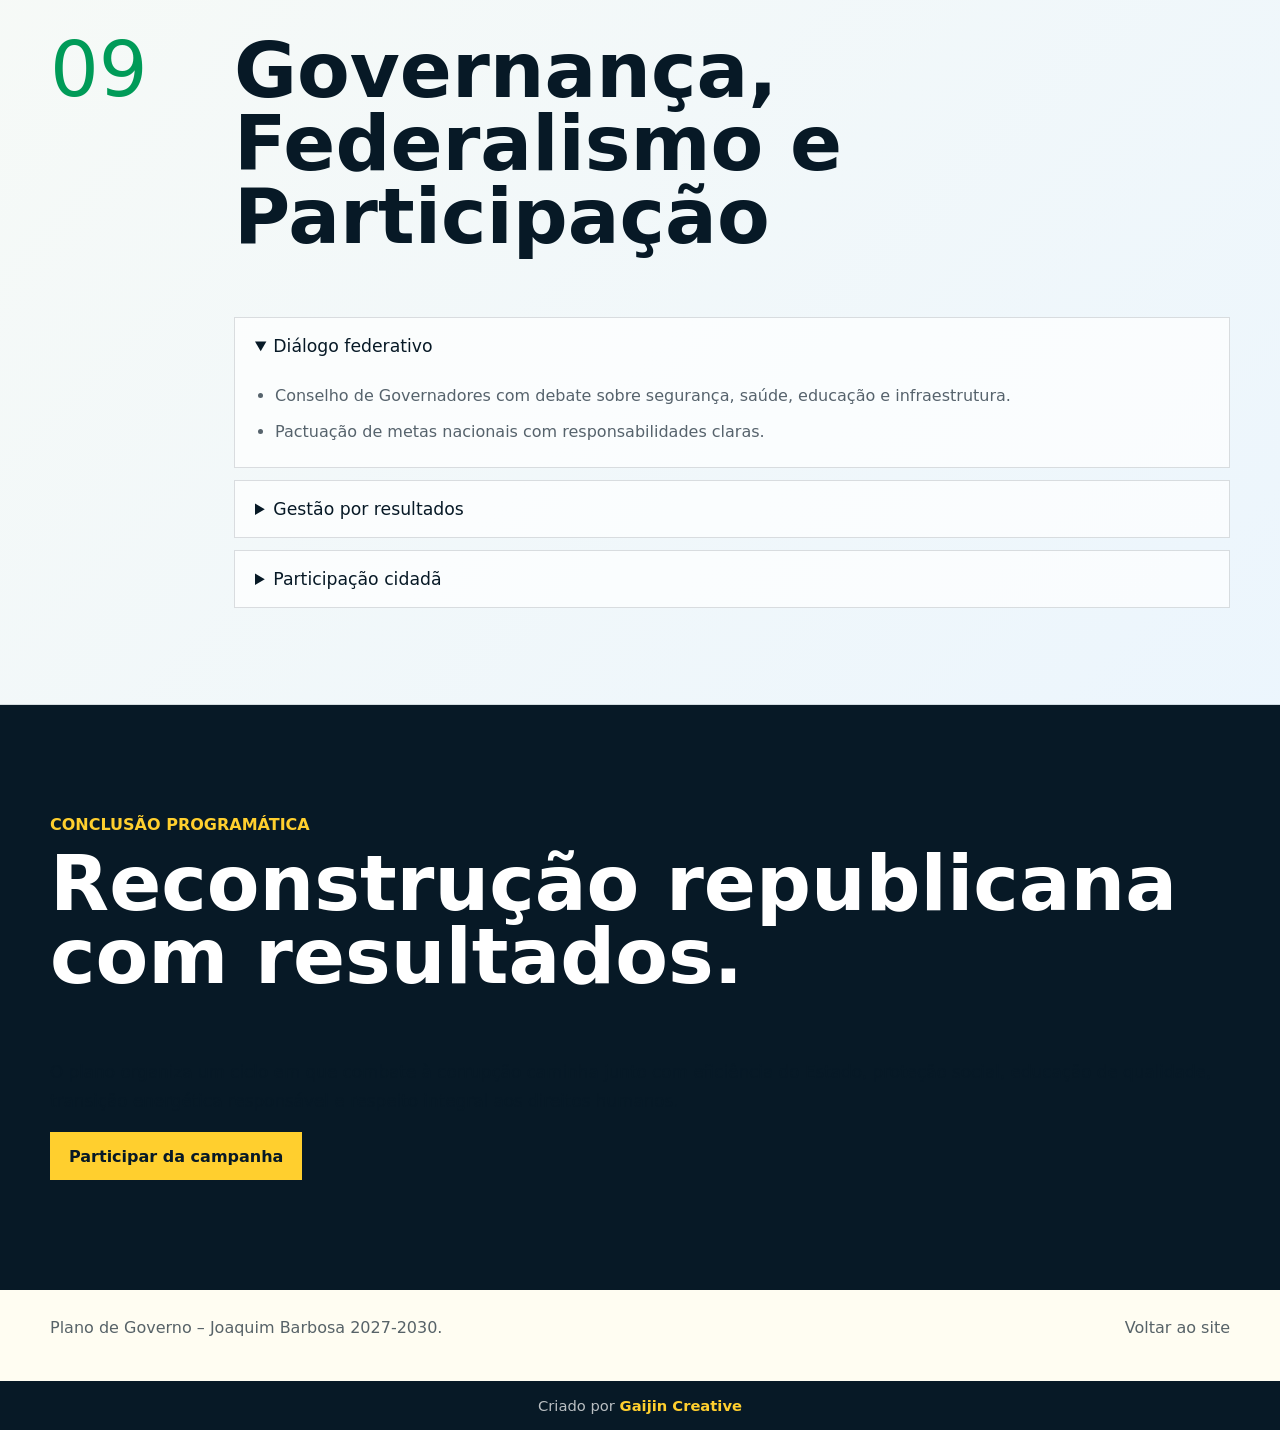
<file: propostas.html>
<!doctype html>
<html lang="pt-BR">
  <head>
    <meta charset="UTF-8" />
    <meta name="viewport" content="width=device-width, initial-scale=1.0" />
    <title>Plano de Governo | Joaquim Barbosa 2027-2030</title>
    <link rel="icon" type="image/svg+xml" href="icone.svg" />
    <link rel="stylesheet" href="styles.css" />
  </head>
  <body class="plan-page">
    <canvas id="grain-canvas" aria-hidden="true"></canvas>

    <header class="site-header" data-reveal>
      <a class="brand" href="index.html" aria-label="Voltar ao site">
        <span class="brand-mark">JB</span>
        <span>Joaquim Barbosa</span>
      </a>
      <nav class="nav-links" aria-label="Navegação do plano">
        <a href="#estado">Estado</a>
        <a href="#justica">Justiça</a>
        <a href="#educacao">Educação</a>
        <a href="#saude">Saúde</a>
        <a href="#economia">Economia</a>
        <a href="downloads.html">Downloads</a>
        <a href="index.html">Site</a>
      </nav>
      <button class="menu-button" type="button" aria-label="Abrir menu" aria-expanded="false">
        <span></span>
        <span></span>
        <span></span>
      </button>
    </header>

    <main>
      <section class="plan-hero">
        <div data-reveal>
          <p class="kicker hero-kicker">Plano de Governo 2027-2030</p>
          <h1>República ética, desenvolvimento inclusivo&nbsp;e sustentável</h1>
          <p>
            Um programa para reconstrução republicana: transparência radical, Estado eficiente, proteção social moderna,
            educação de qualidade, saúde digital, segurança baseada em evidências e transição ambiental justa.
          </p>
        </div>
        <aside class="plan-hero-card" data-reveal>
          <span>Princípio norteador</span>
          <strong>Lei para todos. Oportunidade para todos. Futuro com responsabilidade.</strong>
        </aside>
      </section>

      <section class="plan-index" data-reveal>
        <a href="#visao-plano">Visão</a>
        <a href="#estado">Estado e Corrupção</a>
        <a href="#justica">Justiça e Segurança</a>
        <a href="#educacao">Educação</a>
        <a href="#saude">Saúde</a>
        <a href="#economia">Economia</a>
        <a href="#ambiente">Meio Ambiente</a>
        <a href="#inclusao">Inclusão</a>
        <a href="#governanca">Governança</a>
        <a href="#conclusao">Conclusão</a>
      </section>

      <section class="plan-section" id="visao-plano" data-reveal>
        <span class="plan-number">01</span>
        <div>
          <h2>Visão de País</h2>
          <p>
            Construir um Brasil em que a lei valha para todos, o Estado funcione com transparência radical, a economia gere
            oportunidades dignas e o desenvolvimento seja ambientalmente responsável e socialmente justo.
          </p>
          <p>
            O plano combina disciplina fiscal com proteção social moderna, combate firme à corrupção com fortalecimento das
            instituições, e crescimento econômico com redução profunda das desigualdades.
          </p>
        </div>
      </section>

      <section class="plan-section" id="estado" data-reveal>
        <span class="plan-number">02</span>
        <div>
          <h2>Reforma do Estado e Combate à Corrupção</h2>
          <div class="plan-details">
            <details open>
              <summary>Transparência Radical</summary>
              <ul>
                <li>Portal Único da Cidadania com gastos federais, contratos, emendas, convênios, obras e folha.</li>
                <li>Dados em tempo real, linguagem simples, gráficos e comparações regionais.</li>
                <li>Busca por CPF/CNPJ, finalidade do gasto, fornecedores e execução orçamentária setorial.</li>
              </ul>
            </details>
            <details>
              <summary>Lei Anticorrupção 2.0</summary>
              <ul>
                <li>Perda de função pública em condenação colegiada por corrupção ou desvio de recursos.</li>
                <li>Inelegibilidade ampliada para condenados por corrupção, alinhada à Constituição.</li>
                <li>Proteção a denunciantes e incentivo à recuperação de recursos públicos.</li>
              </ul>
            </details>
            <details>
              <summary>Controle Externo e Social</summary>
              <ul>
                <li>Integração entre CGU, TCU, Ministério Público Federal e Polícia Federal.</li>
                <li>Conselhos de Transparência em grandes programas federais com sociedade civil e universidades.</li>
                <li>Recomendação de suspensão cautelar de contratos com indícios graves.</li>
              </ul>
            </details>
          </div>
        </div>
      </section>

      <section class="plan-section" id="justica" data-reveal>
        <span class="plan-number">03</span>
        <div>
          <h2>Justiça, Segurança Pública e Direitos</h2>
          <div class="plan-details">
            <details open>
              <summary>Sistema Prisional</summary>
              <ul>
                <li>Unidades voltadas a trabalho, educação e formação profissional.</li>
                <li>Parcerias com SENAI, SENAC e Institutos Federais.</li>
                <li>Trabalho formalizado com reserva de remuneração para reintegração.</li>
                <li>Penas alternativas e monitoramento eletrônico para crimes não violentos.</li>
              </ul>
            </details>
            <details>
              <summary>Segurança baseada em evidências</summary>
              <ul>
                <li>Central Nacional de Inteligência em Segurança Pública.</li>
                <li>Integração de dados policiais e mapeamento de zonas quentes de criminalidade.</li>
                <li>Combate ao tráfico de armas e organizações criminosas interestaduais.</li>
                <li>Policiamento comunitário, direitos humanos e métodos orientados por dados.</li>
              </ul>
            </details>
          </div>
        </div>
      </section>

      <section class="plan-section" id="educacao" data-reveal>
        <span class="plan-number">04</span>
        <div>
          <h2>Educação do Século XXI</h2>
          <div class="plan-details">
            <details open>
              <summary>Educação Básica e FUNDEB</summary>
              <ul>
                <li>Prioridade para municípios com menor IDEB e programas de correção de fluxo.</li>
                <li>Alfabetização plena até os 8 anos e redução da evasão no ensino médio.</li>
              </ul>
            </details>
            <details>
              <summary>Ensino Integral e Primeira Infância</summary>
              <ul>
                <li>Pacto Nacional pela Primeira Infância com creches e pré-escolas em tempo integral.</li>
                <li>Visitação domiciliar para gestantes e famílias com crianças de 0 a 3 anos.</li>
                <li>Universalização da pré-escola de 4 e 5 anos com qualidade.</li>
              </ul>
            </details>
            <details>
              <summary>STEM e Competências Digitais</summary>
              <ul>
                <li>Robótica, programação e pensamento computacional na rede pública.</li>
                <li>Programa Professor 5.0 com formação continuada e materiais digitais abertos.</li>
              </ul>
            </details>
          </div>
        </div>
      </section>

      <section class="plan-section" id="saude" data-reveal>
        <span class="plan-number">05</span>
        <div>
          <h2>Saúde Pública e Saúde Digital</h2>
          <div class="plan-details">
            <details open>
              <summary>SUS e Atenção Primária</summary>
              <ul>
                <li>Expansão da Estratégia Saúde da Família e de equipes multiprofissionais.</li>
                <li>UBS com equipamentos, conectividade e melhores condições de trabalho.</li>
              </ul>
            </details>
            <details>
              <summary>SUS Digital e Telemedicina</summary>
              <ul>
                <li>Telemedicina na rede pública, UBS conectadas e integração com hospitais de referência.</li>
                <li>Prontuário Único Nacional com segurança de dados.</li>
              </ul>
            </details>
            <details>
              <summary>Urgência e Emergência</summary>
              <ul>
                <li>Fortalecimento do SAMU, modernização da frota e cobertura em áreas rurais e periferias.</li>
                <li>Integração entre SAMU, hospitais públicos e UPA.</li>
              </ul>
            </details>
          </div>
        </div>
      </section>

      <section class="plan-section" id="economia" data-reveal>
        <span class="plan-number">06</span>
        <div>
          <h2>Economia, Emprego e Proteção Social</h2>
          <div class="plan-details">
            <details open>
              <summary>Estabilidade com sensibilidade social</summary>
              <ul>
                <li>Regras fiscais com preservação de investimentos em educação, saúde e primeira infância.</li>
                <li>Integração de programas sociais para evitar sobreposições e desperdícios.</li>
              </ul>
            </details>
            <details>
              <summary>Renda Básica Digital</summary>
              <ul>
                <li>Integração ao Cadastro Único e pagamento por plataforma digital segura.</li>
                <li>Benefício adicional temporário para conclusão de cursos reconhecidos.</li>
                <li>Avaliação de impacto em pobreza, emprego e informalidade.</li>
              </ul>
            </details>
            <details>
              <summary>Pequena e Média Empresa</summary>
              <ul>
                <li>Simplificação tributária gradual, microcrédito produtivo e crédito para negócios sustentáveis.</li>
                <li>Capacitação em gestão, finanças e digitalização.</li>
              </ul>
            </details>
          </div>
        </div>
      </section>

      <section class="plan-section" id="ambiente" data-reveal>
        <span class="plan-number">07</span>
        <div>
          <h2>Meio Ambiente e Transição Energética Justa</h2>
          <div class="plan-details">
            <details open>
              <summary>Proteção ambiental</summary>
              <ul>
                <li>Recuperação de nascentes, matas ciliares e pagamento por serviços ambientais.</li>
                <li>Fortalecimento de órgãos federais para combater desmatamento ilegal.</li>
              </ul>
            </details>
            <details>
              <summary>Transição energética</summary>
              <ul>
                <li>Expansão de energia solar, eólica, biomassa e biogás.</li>
                <li>Fundo de Transição Justa para requalificação de trabalhadores e novas economias locais.</li>
              </ul>
            </details>
          </div>
        </div>
      </section>

      <section class="plan-section" id="inclusao" data-reveal>
        <span class="plan-number">08</span>
        <div>
          <h2>Inclusão Social, Equidade e Direitos Humanos</h2>
          <div class="plan-details">
            <details open>
              <summary>Igualdade racial e de gênero</summary>
              <ul>
                <li>Metas de participação de mulheres e pessoas negras em liderança no serviço público.</li>
                <li>Selo para empresas com práticas de diversidade e combate à discriminação.</li>
              </ul>
            </details>
            <details>
              <summary>Proteção de grupos vulneráveis</summary>
              <ul>
                <li>Políticas para população em situação de rua, pessoas com deficiência e povos tradicionais.</li>
                <li>Casas de acolhimento e atendimento jurídico e psicológico especializado.</li>
              </ul>
            </details>
          </div>
        </div>
      </section>

      <section class="plan-section" id="governanca" data-reveal>
        <span class="plan-number">09</span>
        <div>
          <h2>Governança, Federalismo e Participação</h2>
          <div class="plan-details">
            <details open>
              <summary>Diálogo federativo</summary>
              <ul>
                <li>Conselho de Governadores com debate sobre segurança, saúde, educação e infraestrutura.</li>
                <li>Pactuação de metas nacionais com responsabilidades claras.</li>
              </ul>
            </details>
            <details>
              <summary>Gestão por resultados</summary>
              <ul>
                <li>Metas anuais e quadrianuais por ministério, com indicadores públicos.</li>
                <li>Avaliação de políticas com universidades, pesquisas e organismos internacionais.</li>
              </ul>
            </details>
            <details>
              <summary>Participação cidadã</summary>
              <ul>
                <li>Conselhos participativos, consultas públicas online e ferramentas de feedback cidadão.</li>
              </ul>
            </details>
          </div>
        </div>
      </section>

      <section class="plan-conclusion" id="conclusao" data-reveal>
        <span>Conclusão programática</span>
        <h2>Reconstrução republicana com resultados.</h2>
        <p>
          O plano organiza um ciclo em que combate à corrupção caminha junto com eficiência do Estado, proteção social,
          educação de qualidade, transição energética responsável e respeito integral aos direitos humanos.
        </p>
        <a class="button primary magnetic" href="index.html#participar">Participar da campanha</a>
      </section>
    </main>

    <footer class="site-footer">
      <p>Plano de Governo – Joaquim Barbosa 2027-2030.</p>
      <a href="index.html">Voltar ao site</a>
    </footer>

    <footer class="credit-footer">
      <p>
        Criado por
        <a href="https://gaijin-pied.vercel.app/" target="_blank" rel="noreferrer">Gaijin Creative</a>
      </p>
    </footer>

    <script src="script.js"></script>
  </body>
</html>
</file>
<file: styles.css>
:root {
  --ink: #071926;
  --paper: #fffdf2;
  --gold: #ffcf2e;
  --green: #009b58;
  --red: #c93b2f;
  --blue: #0b4ea2;
  --sky: #e8f4ff;
  --white: #ffffff;
  --muted: rgba(7, 25, 38, 0.68);
  --line: rgba(7, 25, 38, 0.16);
  --hero-wave: url("01.png");
  --hero-static: url("03.png");
  --hero-hover: url("02.png");
  --reveal-x: 72%;
  --reveal-y: 48%;
  --reveal-size: 0px;
}

* {
  box-sizing: border-box;
}

html {
  scroll-behavior: smooth;
  overflow-x: hidden;
}

body {
  margin: 0;
  background: var(--paper);
  color: var(--ink);
  font-family: "Segoe UI", Inter, system-ui, sans-serif;
  overflow-x: hidden;
}

body.menu-open {
  overflow: hidden;
}

img,
video,
canvas {
  max-width: 100%;
}

.svg-filters {
  position: absolute;
  width: 0;
  height: 0;
  overflow: hidden;
}

#grain-canvas {
  position: fixed;
  inset: 0;
  z-index: 0;
  pointer-events: none;
  mix-blend-mode: multiply;
  opacity: 0.32;
}

.site-header {
  position: fixed;
  top: 18px;
  left: 50%;
  z-index: 10;
  display: flex;
  width: min(1040px, calc(100vw - 48px));
  min-height: 58px;
  align-items: center;
  justify-content: center;
  padding: 10px 14px;
  border: 1px solid rgba(16, 16, 15, 0.14);
  background: rgba(255, 255, 255, 0.88);
  color: var(--ink);
  transform: translateX(-50%);
  backdrop-filter: blur(18px);
}

.site-header.is-static {
  position: sticky;
}

.home-page .site-header {
  left: calc(50% - 28px);
}

.site-header .brand {
  position: absolute;
  left: 14px;
  max-width: 220px;
}

.brand,
.nav-links a,
.site-footer a,
.force-sources a,
.plan-index a,
.news-card a,
.credit-footer a {
  color: inherit;
  text-decoration: none;
}

.brand {
  display: inline-flex;
  align-items: center;
  gap: 10px;
  font-family: "Arial Black", "Segoe UI", system-ui, sans-serif;
  font-weight: 900;
}

.brand-mark {
  display: grid;
  width: 38px;
  height: 38px;
  place-items: center;
  background: linear-gradient(135deg, var(--green), var(--gold) 58%, var(--blue));
  color: var(--white);
}

.brand-logo,
.menu-logo {
  display: none;
}

.nav-links {
  display: flex;
  align-items: center;
  max-width: calc(100% - 250px);
  justify-content: center;
  gap: 4px;
}

.nav-links a {
  padding: 10px 9px;
  color: rgba(16, 16, 15, 0.72);
  font-size: 0.84rem;
  font-weight: 700;
  white-space: nowrap;
}

.nav-links a:hover {
  color: var(--ink);
}

.menu-button {
  display: none;
}

main,
.site-footer {
  position: relative;
  z-index: 1;
}

.hero {
  position: relative;
  display: grid;
  min-height: 100svh;
  align-items: center;
  justify-items: end;
  padding: 118px max(24px, calc((100vw - 1180px) / 2)) 80px;
  isolation: isolate;
  overflow: hidden;
}

.hero::before {
  position: absolute;
  inset: 0;
  z-index: -1;
  background:
    linear-gradient(270deg, rgba(0, 64, 42, 0.58) 0%, rgba(0, 82, 57, 0.4) 36%, rgba(7, 25, 38, 0.08) 70%),
    linear-gradient(0deg, rgba(7, 25, 38, 0.42), rgba(7, 25, 38, 0.01) 58%);
  content: "";
  pointer-events: none;
}

.hero::after {
  position: absolute;
  inset: auto 0 0 0;
  height: 32svh;
  z-index: -1;
  background:
    linear-gradient(0deg, var(--paper), rgba(255, 253, 242, 0)),
    linear-gradient(90deg, var(--green), var(--gold) 45%, var(--blue));
  background-size: auto, 100% 10px;
  background-position: center, bottom;
  background-repeat: no-repeat;
  content: "";
  pointer-events: none;
}

.hero-image-reveal {
  position: absolute;
  inset: 0;
  z-index: -2;
  overflow: hidden;
  background: var(--ink);
  --reveal-size: 0px;
}

.hero-image {
  position: absolute;
  inset: 0;
  background-position: center;
  background-size: cover;
  transform: scale(1.04);
}

.hero-image-wave {
  background-image: var(--hero-wave);
  filter: url("#flag-wave");
  opacity: 0.82;
  transform: scale(1.08);
  transform-origin: center;
  animation: flagFloat 8s ease-in-out infinite;
}

.hero-image-wave::after {
  position: absolute;
  inset: 0;
  background:
    linear-gradient(105deg, rgba(255, 255, 255, 0.18), transparent 18%, rgba(7, 25, 38, 0.18) 34%, transparent 52%, rgba(255, 255, 255, 0.12) 68%, transparent);
  mix-blend-mode: soft-light;
  content: "";
  animation: flagLight 5.5s ease-in-out infinite;
}

.hero-image-static {
  background-image: var(--hero-static);
  opacity: 0.93;
}

.hero-image-hover {
  background-image: var(--hero-hover);
  opacity: 0;
  -webkit-mask-image: radial-gradient(circle var(--reveal-size) at var(--reveal-x) var(--reveal-y), #000 0 54%, rgba(0, 0, 0, 0.72) 64%, transparent 100%);
  mask-image: radial-gradient(circle var(--reveal-size) at var(--reveal-x) var(--reveal-y), #000 0 54%, rgba(0, 0, 0, 0.72) 64%, transparent 100%);
  transition: opacity 220ms ease, -webkit-mask-image 160ms ease, mask-image 160ms ease;
}

.hero-image-reveal.is-revealing .hero-image-hover {
  opacity: 1;
}

.hero-content {
  width: min(760px, 100%);
  color: var(--white);
  text-align: right;
}

.kicker,
.section-label {
  margin: 0 0 18px;
  color: var(--gold);
  font-family: "Arial Black", "Segoe UI", system-ui, sans-serif;
  font-size: 0.8rem;
  font-weight: 900;
  letter-spacing: 0;
  text-transform: uppercase;
}

.hero-kicker {
  font-size: clamp(1rem, 1.8vw, 1.45rem);
}

h1,
h2,
h3,
p {
  margin-top: 0;
}

h1,
h2,
h3 {
  font-family: "Arial Black", "Segoe UI", system-ui, sans-serif;
}

h1 {
  margin-bottom: 22px;
  font-size: clamp(3.8rem, 11.4vw, 9.7rem);
  line-height: 0.86;
  letter-spacing: 0;
  text-transform: uppercase;
}

h1 span {
  display: block;
  margin-top: 12px;
  color: var(--gold);
  font-size: 0.28em;
  line-height: 1;
}

.hero-logo-title img {
  display: block;
  width: min(100%, 760px);
  margin-left: auto;
}

h2 {
  font-size: clamp(2.35rem, 6vw, 5.2rem);
  line-height: 0.95;
  letter-spacing: 0;
}

h3 {
  font-size: 1.5rem;
  line-height: 1.05;
}

.hero-copy {
  max-width: 620px;
  margin-left: auto;
  color: rgba(255, 255, 255, 0.86);
  font-size: clamp(1.05rem, 2vw, 1.45rem);
  line-height: 1.45;
}

.hero-actions,
.timeline-list,
.support-actions,
.force-sources,
.front-tags {
  display: flex;
  flex-wrap: wrap;
  gap: 12px;
}

.hero-actions {
  justify-content: flex-end;
}

.section-cta {
  grid-column: 1 / -1;
  display: flex;
  justify-content: center;
  margin-top: clamp(28px, 4vw, 54px);
}

.section-cta .button {
  min-width: min(100%, 260px);
}

.button {
  display: inline-flex;
  min-height: 48px;
  align-items: center;
  justify-content: center;
  border: 1px solid currentColor;
  padding: 0 18px;
  color: inherit;
  font-weight: 900;
  text-decoration: none;
  transition: transform 180ms ease, background 180ms ease, color 180ms ease;
}

.button.primary {
  border-color: var(--gold);
  background: var(--gold);
  color: var(--ink);
}

.button.ghost,
.button.light-link,
.support-ghost {
  color: var(--white);
}

.button:hover {
  transform: translateY(-2px);
}

.scroll-cue {
  position: absolute;
  left: 50%;
  bottom: 28px;
  width: 30px;
  height: 48px;
  border: 1px solid rgba(255, 255, 255, 0.62);
  border-radius: 999px;
  transform: translateX(-50%);
}

.scroll-cue span {
  display: block;
  width: 6px;
  height: 6px;
  margin: 10px auto 0;
  border-radius: 50%;
  background: var(--white);
  animation: cue 1.4s ease-in-out infinite;
}

.statement,
.support-front,
.card-generator,
.profile-generator,
.political-force,
.media-watch,
.photo-gallery,
.timeline,
.join,
.plan-section,
.plan-conclusion {
  padding-left: max(24px, calc((100vw - 1180px) / 2));
  padding-right: max(24px, calc((100vw - 1180px) / 2));
}

.statement {
  position: relative;
  overflow: hidden;
  padding-top: 120px;
  padding-bottom: 120px;
  background:
    linear-gradient(rgba(255, 253, 242, 0.78), rgba(255, 253, 242, 0.88)),
    url("back.png");
  background-position: center;
  background-size: cover;
}

.statement-track {
  display: flex;
  width: max-content;
  gap: 42px;
  color: rgba(0, 155, 88, 0.1);
  font-family: "Arial Black", "Segoe UI", system-ui, sans-serif;
  font-size: clamp(4rem, 15vw, 14rem);
  font-weight: 900;
  line-height: 0.8;
  white-space: nowrap;
  transform: translateX(var(--marquee, 0));
}

.statement-track p {
  margin: 0;
}

.statement-inner,
.support-front,
.card-generator,
.profile-generator,
.movement,
.career-panel,
.contribute-hero,
.plan-hero {
  display: grid;
  gap: clamp(28px, 5vw, 70px);
  align-items: center;
}

.statement-inner {
  position: relative;
  grid-template-columns: minmax(0, 0.95fr) minmax(320px, 0.78fr);
  margin-top: -30px;
}

.statement-copy {
  max-width: 820px;
}

.statement-video {
  overflow: hidden;
  border: 1px solid rgba(7, 25, 38, 0.16);
  background: var(--ink);
  box-shadow: 0 28px 70px rgba(7, 25, 38, 0.18);
}

.statement-video video {
  display: block;
  width: 100%;
  aspect-ratio: 16 / 10;
  object-fit: cover;
}

.statement-inner p,
.movement-copy p,
.timeline-panel p,
.pillar-card p,
.join-content p,
.force-heading p,
.force-card p,
.career-copy p,
.career-detail p,
.generator-copy p,
.media-heading p,
.gallery-heading p,
.plan-section > div > p,
.plan-conclusion p,
.contribute-copy p {
  color: var(--muted);
  font-size: 1.05rem;
  line-height: 1.7;
}

.support-front {
  position: relative;
  grid-template-columns: minmax(280px, 0.9fr) minmax(340px, 1.1fr);
  align-items: stretch;
  padding-top: 120px;
  padding-bottom: 120px;
  background:
    radial-gradient(circle at 12% 18%, rgba(255, 207, 46, 0.28), transparent 22rem),
    linear-gradient(135deg, #071926, #005f43 58%, #0b4ea2);
  color: var(--white);
  overflow: hidden;
  isolation: isolate;
}

.support-front::before {
  position: absolute;
  inset: 0;
  z-index: -1;
  background:
    linear-gradient(90deg, rgba(255, 255, 255, 0.1) 1px, transparent 1px),
    linear-gradient(0deg, rgba(255, 255, 255, 0.08) 1px, transparent 1px);
  background-size: 54px 54px;
  content: "";
  opacity: 0.55;
}

.support-front::after {
  position: absolute;
  right: -140px;
  bottom: -160px;
  width: 460px;
  aspect-ratio: 1;
  border: 40px solid rgba(255, 207, 46, 0.62);
  border-radius: 50%;
  content: "";
}

.support-copy {
  position: relative;
  z-index: 1;
  display: grid;
  align-content: center;
}

.support-copy h2 {
  max-width: 760px;
  color: var(--white);
}

.support-copy p {
  max-width: 620px;
  color: rgba(255, 255, 255, 0.78);
  font-size: clamp(1.05rem, 2vw, 1.3rem);
  line-height: 1.6;
}

.support-image {
  position: relative;
  z-index: 1;
  align-self: center;
}

.support-image img {
  display: block;
  width: min(112%, 760px);
  max-width: none;
  max-height: 720px;
  object-fit: contain;
  filter: drop-shadow(0 32px 60px rgba(0, 0, 0, 0.28));
}

.card-generator {
  grid-template-columns: minmax(280px, 0.75fr) minmax(360px, 1.25fr);
  padding-top: 120px;
  padding-bottom: 120px;
  background:
    radial-gradient(circle at 82% 18%, rgba(255, 207, 46, 0.38), transparent 22rem),
    linear-gradient(135deg, #ecfff6, var(--paper) 50%, #e8f4ff);
}

.profile-generator {
  grid-template-columns: minmax(280px, 0.75fr) minmax(340px, 0.95fr);
  padding-top: 120px;
  padding-bottom: 120px;
  background:
    radial-gradient(circle at 12% 18%, rgba(0, 155, 88, 0.18), transparent 22rem),
    linear-gradient(135deg, #fffdf2, #e8f4ff 54%, #ecfff6);
}

.generator-workspace {
  display: grid;
  grid-template-columns: minmax(240px, 0.68fr) minmax(280px, 1fr);
  gap: 18px;
  align-items: start;
  justify-self: end;
  width: 100%;
  max-width: 760px;
  min-width: 0;
  border: 1px solid rgba(7, 25, 38, 0.14);
  padding: 18px;
  background: rgba(255, 255, 255, 0.82);
  box-shadow: 0 28px 70px rgba(7, 25, 38, 0.12);
  overflow: hidden;
}

.profile-workspace {
  display: grid;
  grid-template-columns: minmax(240px, 0.78fr) minmax(280px, 0.9fr);
  gap: 18px;
  align-items: start;
  justify-self: end;
  width: 100%;
  max-width: 700px;
  min-width: 0;
  border: 1px solid rgba(7, 25, 38, 0.14);
  padding: 18px;
  background: rgba(255, 255, 255, 0.82);
  box-shadow: 0 28px 70px rgba(7, 25, 38, 0.12);
  overflow: hidden;
}

.card-form,
.contribute-form {
  display: grid;
  gap: 14px;
  width: 100%;
  min-width: 0;
  border: 1px solid rgba(7, 25, 38, 0.14);
  padding: clamp(20px, 3vw, 28px);
  background: rgba(255, 255, 255, 0.76);
}

.card-form label,
.card-form fieldset,
.signup-form label {
  display: grid;
  gap: 8px;
}

.card-form span,
.card-form legend,
.signup-form label {
  color: rgba(7, 25, 38, 0.7);
  font-size: 0.78rem;
  font-weight: 900;
  text-transform: uppercase;
}

.card-form input[type="text"],
.card-form input[type="file"],
.signup-form input,
.signup-form select,
.signup-form textarea,
.contribute-form input,
.contribute-form select,
.contribute-form textarea {
  width: 100%;
  min-width: 0;
  min-height: 52px;
  border: 1px solid rgba(7, 25, 38, 0.18);
  background: var(--white);
  color: var(--ink);
  font: inherit;
  padding: 0 14px;
  outline: 0;
}

.card-form input[type="file"] {
  border-style: dashed;
  padding: 12px;
}

.card-form fieldset {
  border: 0;
  margin: 0;
  padding: 0;
}

.style-option {
  display: flex !important;
  align-items: center;
  gap: 10px !important;
  min-height: 42px;
  border: 1px solid rgba(7, 25, 38, 0.12);
  padding: 0 12px;
  background: rgba(255, 255, 255, 0.58);
  cursor: pointer;
}

.card-preview-wrap,
.profile-preview-wrap {
  display: grid;
  place-items: center;
  width: 100%;
  min-width: 0;
  overflow: hidden;
  border: 1px solid rgba(7, 25, 38, 0.14);
  padding: 14px;
  background:
    linear-gradient(45deg, rgba(7, 25, 38, 0.05) 25%, transparent 25%),
    linear-gradient(-45deg, rgba(7, 25, 38, 0.05) 25%, transparent 25%),
    var(--white);
  background-size: 24px 24px;
  box-shadow: none;
}

#support-card {
  display: block;
  width: min(100%, 320px);
  max-width: 100%;
  height: auto;
}

#profile-card {
  display: block;
  width: min(100%, 300px);
  max-width: 100%;
  height: auto;
}

.pillars,
.news-grid,
.force-grid,
.gallery-thumbs {
  display: grid;
  grid-template-columns: repeat(3, 1fr);
}

.pillars {
  gap: 1px;
  background: var(--line);
  padding: 1px;
}

.pillars .section-cta {
  background: var(--paper);
  padding: 38px 18px;
  margin-top: 0;
}

.pillar-card {
  min-height: 330px;
  padding: clamp(28px, 5vw, 54px);
  background: var(--paper);
}

.pillar-card span {
  display: inline-block;
  margin-bottom: 80px;
  color: var(--blue);
  font-family: "Arial Black", "Segoe UI", system-ui, sans-serif;
  font-weight: 900;
}

.movement {
  grid-template-columns: minmax(260px, 0.72fr) minmax(320px, 1.28fr);
  padding: 130px max(24px, calc((100vw - 1180px) / 2));
  background:
    radial-gradient(circle at 84% 18%, rgba(255, 207, 46, 0.4), transparent 24rem),
    linear-gradient(135deg, #ecfff6, #fff8d2 55%, #e8f4ff);
}

.interactive-map {
  position: relative;
  min-height: 560px;
  border: 1px solid rgba(11, 78, 162, 0.2);
  background:
    linear-gradient(90deg, rgba(16, 16, 15, 0.08) 1px, transparent 1px),
    linear-gradient(0deg, rgba(16, 16, 15, 0.08) 1px, transparent 1px),
    radial-gradient(circle at 50% 50%, rgba(255, 207, 46, 0.24), transparent 60%);
  background-size: 70px 70px, 70px 70px, auto;
  overflow: hidden;
}

.interactive-map::before {
  position: absolute;
  inset: 12%;
  border: 2px solid rgba(0, 155, 88, 0.45);
  clip-path: polygon(50% 0, 68% 19%, 62% 37%, 82% 56%, 64% 79%, 48% 70%, 31% 92%, 22% 66%, 7% 53%, 26% 33%, 22% 12%);
  content: "";
}

.pulse-dot {
  position: absolute;
  left: var(--x);
  top: var(--y);
  width: 22px;
  height: 22px;
  border: 0;
  border-radius: 50%;
  background: var(--blue);
  cursor: pointer;
  transform: translate(-50%, -50%);
}

.pulse-dot::after {
  position: absolute;
  inset: -13px;
  border: 1px solid var(--blue);
  border-radius: 50%;
  content: "";
  animation: pulse 1.8s ease-out infinite;
}

.pulse-dot.active {
  background: var(--gold);
}

.map-card {
  position: absolute;
  right: 24px;
  bottom: 24px;
  width: min(330px, calc(100% - 48px));
  padding: 22px;
  background: var(--white);
  color: var(--ink);
}

.map-card span {
  display: block;
  margin-bottom: 8px;
  font-family: "Arial Black", "Segoe UI", system-ui, sans-serif;
  font-size: 1.5rem;
  font-weight: 900;
}

.map-card p {
  margin: 0;
  color: var(--muted);
  line-height: 1.55;
}

.timeline {
  padding-top: 120px;
  padding-bottom: 120px;
}

.timeline h2 {
  max-width: 820px;
}

.timeline .agenda-title {
  max-width: 760px;
  font-size: clamp(2rem, 5vw, 4.55rem);
}

.timeline-list {
  margin: 40px 0 28px;
}

.timeline-item {
  flex: 1 1 230px;
  min-height: 108px;
  border: 1px solid var(--line);
  padding: 18px;
  background: transparent;
  color: var(--ink);
  text-align: left;
  cursor: pointer;
  transition: transform 180ms ease, background 180ms ease, color 180ms ease;
}

.timeline-item span {
  display: block;
  margin-bottom: 12px;
  color: var(--red);
  font-size: 0.78rem;
  font-weight: 900;
  text-transform: uppercase;
}

.timeline-item strong {
  font-family: "Arial Black", "Segoe UI", system-ui, sans-serif;
  font-size: 1.35rem;
}

.timeline-item.active,
.timeline-item:hover {
  background: var(--ink);
  color: var(--white);
  transform: translateY(-3px);
}

.timeline-panel {
  max-width: 720px;
  min-height: 185px;
  border-left: 7px solid var(--gold);
  padding: 26px 0 0 28px;
}

.join {
  position: relative;
  display: grid;
  min-height: 720px;
  place-items: center;
  padding-top: 90px;
  padding-bottom: 90px;
  background: var(--ink);
  color: var(--white);
  overflow: hidden;
}

.join-content {
  display: grid;
  width: min(760px, 100%);
  justify-items: center;
  text-align: center;
}

.signup-form {
  display: grid;
  max-width: 560px;
  width: 100%;
  gap: 14px;
  margin-top: 18px;
}

.signup-form label {
  color: rgba(255, 250, 240, 0.7);
}

.signup-form input,
.signup-form select,
.signup-form textarea {
  border-color: rgba(255, 250, 240, 0.22);
  background: rgba(255, 250, 240, 0.09);
  color: var(--white);
}

.signup-form textarea {
  min-height: 132px;
  padding: 16px;
  resize: vertical;
}

.signup-form select option {
  color: var(--ink);
}

.form-note {
  min-height: 26px;
  margin: 0;
  color: var(--gold);
  font-weight: 800;
}

.site-footer {
  display: flex;
  justify-content: space-between;
  gap: 18px;
  padding: 28px max(24px, calc((100vw - 1180px) / 2));
  background: var(--paper);
  color: var(--muted);
}

.credit-footer {
  position: relative;
  z-index: 1;
  padding: 16px 24px;
  background: var(--ink);
  color: rgba(255, 255, 255, 0.72);
  text-align: center;
}

.credit-footer p {
  margin: 0;
  font-size: 0.92rem;
}

.credit-footer a {
  color: var(--gold);
  font-weight: 900;
}

.contribute-page,
.plan-page {
  background:
    radial-gradient(circle at 80% 15%, rgba(255, 207, 46, 0.36), transparent 24rem),
    linear-gradient(135deg, #ecfff6, var(--paper) 52%, var(--sky));
}

.contribute-hero {
  min-height: calc(100svh - 80px);
  grid-template-columns: minmax(0, 0.92fr) minmax(320px, 0.78fr);
  padding: 120px max(24px, calc((100vw - 1180px) / 2)) 80px;
}

.contribute-copy h1,
.plan-hero h1 {
  font-size: clamp(3rem, 8vw, 7.8rem);
  color: var(--ink);
}

.contribute-form {
  width: 100%;
  box-shadow: 0 28px 70px rgba(7, 25, 38, 0.12);
}

.contribute-form textarea {
  min-height: 132px;
  padding: 16px;
  resize: vertical;
}

.plan-hero {
  min-height: 92svh;
  grid-template-columns: minmax(0, 1fr) minmax(280px, 0.48fr);
  align-items: end;
  padding: 130px max(24px, calc((100vw - 1180px) / 2)) 86px;
  background:
    linear-gradient(90deg, rgba(7, 25, 38, 0.92), rgba(0, 95, 67, 0.78)),
    url("back.png");
  background-position: center;
  background-size: cover;
  color: var(--white);
}

.plan-hero h1 {
  max-width: 980px;
  color: var(--white);
}

.plan-hero p {
  max-width: 760px;
  color: rgba(255, 255, 255, 0.82);
  font-size: clamp(1.06rem, 2vw, 1.35rem);
  line-height: 1.6;
}

.plan-hero-card {
  border: 1px solid rgba(255, 255, 255, 0.18);
  padding: clamp(22px, 4vw, 34px);
  background: rgba(255, 255, 255, 0.1);
  backdrop-filter: blur(16px);
}

.plan-hero-card span,
.plan-conclusion span {
  display: block;
  margin-bottom: 14px;
  color: var(--gold);
  font-weight: 900;
  text-transform: uppercase;
}

.plan-hero-card strong {
  font-family: "Arial Black", "Segoe UI", system-ui, sans-serif;
  font-size: clamp(1.2rem, 2vw, 1.8rem);
  line-height: 1.1;
}

.plan-index {
  position: sticky;
  top: 94px;
  z-index: 4;
  display: flex;
  flex-wrap: wrap;
  gap: 8px;
  padding: 18px max(24px, calc((100vw - 1180px) / 2));
  background: rgba(255, 253, 242, 0.9);
  backdrop-filter: blur(16px);
  border-bottom: 1px solid rgba(7, 25, 38, 0.12);
}

.plan-index a {
  border: 1px solid rgba(7, 25, 38, 0.14);
  padding: 9px 11px;
  color: var(--ink);
  font-size: 0.82rem;
  font-weight: 900;
}

.plan-section {
  display: grid;
  grid-template-columns: 120px minmax(0, 1fr);
  gap: clamp(22px, 5vw, 70px);
  padding-top: 96px;
  padding-bottom: 96px;
  border-bottom: 1px solid rgba(7, 25, 38, 0.12);
}

.plan-number {
  color: var(--green);
  font-family: "Arial Black", "Segoe UI", system-ui, sans-serif;
  font-size: clamp(2.2rem, 6vw, 5.6rem);
  line-height: 0.9;
}

.plan-details {
  display: grid;
  gap: 12px;
  margin-top: 28px;
}

.plan-details details {
  border: 1px solid rgba(7, 25, 38, 0.14);
  background: rgba(255, 255, 255, 0.68);
}

.plan-details summary {
  cursor: pointer;
  padding: 18px 20px;
  color: var(--ink);
  font-family: "Arial Black", "Segoe UI", system-ui, sans-serif;
  font-size: 1.08rem;
}

.plan-details p,
.plan-details ul {
  margin: 0;
  padding: 0 22px 22px;
  color: var(--muted);
  line-height: 1.66;
}

.plan-details li {
  margin: 9px 0 0 18px;
}

.plan-conclusion {
  padding-top: 110px;
  padding-bottom: 110px;
  background: var(--ink);
  color: var(--white);
}

[data-reveal] {
  opacity: 0;
  transform: translateY(26px);
  transition: opacity 700ms ease, transform 700ms ease;
}

[data-reveal].is-visible {
  opacity: 1;
  transform: translateY(0);
}

@keyframes cue {
  0%,
  100% {
    transform: translateY(0);
    opacity: 0.35;
  }

  50% {
    transform: translateY(15px);
    opacity: 1;
  }
}

@keyframes pulse {
  to {
    transform: scale(2.2);
    opacity: 0;
  }
}

@keyframes flagFloat {
  0%,
  100% {
    transform: scale(1.08) translate3d(-0.8%, 0, 0) skewX(-0.4deg);
  }

  50% {
    transform: scale(1.1) translate3d(0.9%, -0.5%, 0) skewX(0.6deg);
  }
}

@keyframes flagLight {
  0%,
  100% {
    transform: translateX(-6%);
    opacity: 0.55;
  }

  50% {
    transform: translateX(7%);
    opacity: 0.92;
  }
}

@keyframes mobileMenuIn {
  from {
    opacity: 0;
    transform: translateY(-10px) scale(0.98);
  }

  to {
    opacity: 1;
    transform: translateY(0) scale(1);
  }
}

@keyframes mobileLinkIn {
  to {
    opacity: 1;
    transform: translateY(0);
  }
}

@media (max-width: 1180px) {
  .site-header {
    width: min(960px, calc(100vw - 32px));
  }

  .site-header .brand {
    max-width: 170px;
  }

  .nav-links {
    max-width: calc(100% - 190px);
  }

  .nav-links a {
    padding-inline: 7px;
    font-size: 0.78rem;
  }

  .support-front,
  .card-generator,
  .profile-generator,
  .plan-hero,
  .generator-workspace,
  .profile-workspace {
    grid-template-columns: 1fr;
  }

  .support-image img {
    width: min(100%, 680px);
    margin-inline: auto;
  }
}

@media (max-width: 1080px) {
  .pillars,
  .news-grid,
  .gallery-thumbs,
  .statement-inner,
  .force-grid,
  .career-panel {
    grid-template-columns: repeat(2, minmax(0, 1fr));
  }

  .pillar-card:last-child,
  .news-card:last-child,
  .statement-video,
  .force-card.lead,
  .career-detail {
    grid-column: 1 / -1;
  }
}

@media (max-width: 820px) {
  :root {
    --hero-wave: url("04.png");
    --hero-hover: url("05.png");
    --hero-static: url("06.png");
  }

  .site-header {
    top: 18px;
    right: 18px;
    left: auto;
    display: flex;
    width: auto;
    min-height: 0;
    padding: 0;
    border: 0;
    background: transparent;
    transform: none;
    backdrop-filter: none;
  }

  .home-page .site-header {
    left: auto;
  }

  .site-header .brand,
  .nav-links {
    display: none;
  }

  body.menu-open .site-header {
    left: 18px;
    width: calc(100vw - 36px);
    align-items: flex-start;
    padding: 58px 18px 18px;
    border: 1px solid rgba(255, 207, 46, 0.32);
    background:
      linear-gradient(135deg, rgba(0, 155, 88, 0.24), transparent 36%),
      linear-gradient(315deg, rgba(11, 78, 162, 0.32), transparent 40%),
      rgba(7, 25, 38, 0.92);
    box-shadow: 0 24px 70px rgba(7, 25, 38, 0.42);
    backdrop-filter: blur(20px);
    animation: mobileMenuIn 260ms ease both;
  }

  body.menu-open .site-header::before {
    position: absolute;
    inset: 8px;
    border: 1px solid rgba(255, 255, 255, 0.08);
    content: "";
    pointer-events: none;
  }

  body.menu-open .nav-links {
    display: grid;
    width: 100%;
    max-width: none;
    gap: 10px;
  }

  body.menu-open .nav-links a {
    position: relative;
    display: flex;
    min-height: 50px;
    align-items: center;
    justify-content: center;
    border: 1px solid rgba(255, 255, 255, 0.11);
    padding: 0 14px;
    background:
      linear-gradient(90deg, transparent, rgba(255, 255, 255, 0.06), transparent),
      rgba(255, 255, 255, 0.045);
    color: var(--white);
    font-size: 0.9rem;
    overflow: hidden;
    text-transform: uppercase;
    transform: translateY(8px);
    opacity: 0;
    animation: mobileLinkIn 360ms ease both;
    transition: border-color 180ms ease, background 180ms ease, transform 180ms ease;
  }

  body.menu-open .nav-links a:nth-child(2) { animation-delay: 35ms; }
  body.menu-open .nav-links a:nth-child(3) { animation-delay: 70ms; }
  body.menu-open .nav-links a:nth-child(4) { animation-delay: 105ms; }
  body.menu-open .nav-links a:nth-child(5) { animation-delay: 140ms; }
  body.menu-open .nav-links a:nth-child(6) { animation-delay: 175ms; }
  body.menu-open .nav-links a:nth-child(7) { animation-delay: 210ms; }

  body.menu-open .nav-links a::before {
    position: absolute;
    inset: auto 22% 0;
    height: 2px;
    background: linear-gradient(90deg, transparent, var(--gold), transparent);
    content: "";
    opacity: 0;
    transform: scaleX(0.45);
    transition: opacity 180ms ease, transform 180ms ease;
  }

  body.menu-open .nav-links a:hover,
  body.menu-open .nav-links a:focus-visible {
    border-color: rgba(255, 207, 46, 0.6);
    background: rgba(255, 207, 46, 0.11);
    transform: translateY(-1px);
  }

  body.menu-open .nav-links a:hover::before,
  body.menu-open .nav-links a:focus-visible::before {
    opacity: 1;
    transform: scaleX(1);
  }

  .menu-button {
    position: relative;
    z-index: 2;
    display: flex;
    width: 42px;
    height: 34px;
    flex-direction: column;
    align-items: center;
    justify-content: center;
    gap: 6px;
    border: 0;
    padding: 0;
    background: transparent;
    color: var(--white);
    cursor: pointer;
  }

  body.menu-open .menu-button {
    position: absolute;
    top: 12px;
    right: 12px;
    color: var(--gold);
  }

  .menu-button .menu-logo {
    display: none;
  }

  .menu-button span {
    display: block;
    width: 30px;
    height: 3px;
    border-radius: 999px;
    background: currentColor;
  }

  .hero {
    min-height: 880px;
    align-items: end;
    justify-items: start;
    padding-top: 132px;
    padding-bottom: 72px;
  }

  .hero-content {
    text-align: center;
  }

  .hero-logo-title img,
  .hero-copy {
    margin-right: auto;
    margin-left: auto;
  }

  .hero-actions {
    justify-content: center;
  }

  .hero::before {
    background: linear-gradient(0deg, rgba(7, 25, 38, 0.42), rgba(7, 25, 38, 0.02) 50%);
  }

  .hero-image {
    background-position: center bottom;
  }

  .pillars,
  .movement,
  .join,
  .news-grid,
  .statement-inner,
  .support-front,
  .card-generator,
  .profile-generator,
  .generator-workspace,
  .profile-workspace,
  .force-grid,
  .career-panel,
  .gallery-thumbs,
  .contribute-hero,
  .plan-hero,
  .plan-section {
    grid-template-columns: 1fr;
  }

  .pillar-card:last-child,
  .news-card:last-child,
  .statement-video,
  .force-card.lead,
  .career-detail {
    grid-column: auto;
  }

  .support-image {
    display: grid;
    justify-items: center;
  }

  .support-image img {
    width: min(100%, 520px);
    max-width: 100%;
    max-height: none;
  }

  .pillar-card {
    min-height: 260px;
  }

  .interactive-map {
    min-height: 470px;
  }

  .map-card {
    right: 14px;
    bottom: 14px;
    width: calc(100% - 28px);
  }

  .plan-index {
    position: relative;
    top: auto;
  }

  .site-footer {
    flex-direction: column;
  }
}

@media (max-width: 560px) {
  h1 {
    font-size: clamp(2.5rem, 13.3vw, 3.8rem);
  }

  h2 {
    font-size: clamp(2.05rem, 12vw, 3.4rem);
  }

  .hero,
  .statement,
  .political-force,
  .movement,
  .media-watch,
  .photo-gallery,
  .card-generator,
  .profile-generator,
  .timeline,
  .join,
  .contribute-hero,
  .plan-hero,
  .plan-index,
  .plan-section,
  .plan-conclusion {
    padding-left: 18px;
    padding-right: 18px;
  }

  .hero-actions,
  .timeline-list {
    display: flex;
    flex-wrap: nowrap;
  }

  .timeline-list {
    max-width: 100%;
    overflow-x: auto;
  }

  .hero-actions .button {
    width: auto;
    min-width: 0;
    padding: 0 12px;
    font-size: 0.86rem;
    white-space: nowrap;
  }

  .card-form,
  .contribute-form {
    padding: 16px;
  }

  .button,
  .timeline-item {
    width: 100%;
  }
}

@media (prefers-reduced-motion: reduce) {
  *,
  *::before,
  *::after {
    animation-duration: 1ms !important;
    scroll-behavior: auto !important;
    transition-duration: 1ms !important;
  }
}
/* Document-based political foundation section */
.political-base {
  padding: 120px max(24px, calc((100vw - 1180px) / 2));
  background:
    radial-gradient(circle at 18% 10%, rgba(255, 207, 46, 0.28), transparent 24rem),
    linear-gradient(180deg, var(--paper), #ecfff6 58%, #e8f4ff);
}

.base-intro {
  display: grid;
  max-width: 940px;
  gap: 10px;
  margin-bottom: 34px;
}

.base-intro p,
.base-card p,
.base-manifest p,
.base-manifest li {
  color: var(--muted);
  font-size: 1.05rem;
  line-height: 1.68;
}

.base-grid {
  display: grid;
  grid-template-columns: repeat(4, minmax(0, 1fr));
  gap: 12px;
}

.base-card {
  position: relative;
  min-height: 340px;
  border: 1px solid rgba(7, 25, 38, 0.14);
  padding: clamp(22px, 3vw, 30px);
  background: rgba(255, 255, 255, 0.72);
  overflow: hidden;
}

.base-card::before {
  position: absolute;
  inset: 0 0 auto;
  height: 7px;
  background: linear-gradient(90deg, var(--green), var(--gold), var(--blue));
  content: "";
}

.base-card.highlight {
  background: var(--ink);
  color: var(--white);
}

.base-card.highlight p {
  color: rgba(255, 255, 255, 0.76);
}

.base-card span {
  display: block;
  margin-bottom: 62px;
  color: var(--blue);
  font-family: "Arial Black", "Segoe UI", system-ui, sans-serif;
  font-weight: 900;
}

.base-card.highlight span {
  color: var(--gold);
}

.base-card h3 {
  font-size: clamp(1rem, 1.47vw, 1.31rem);
  line-height: 1.15;
  overflow-wrap: normal;
  word-break: normal;
}

.base-manifest {
  display: grid;
  grid-template-columns: minmax(280px, 0.8fr) minmax(300px, 1fr);
  gap: clamp(24px, 5vw, 64px);
  align-items: center;
  margin-top: 16px;
  border: 1px solid rgba(7, 25, 38, 0.14);
  padding: clamp(24px, 5vw, 46px);
  background: rgba(255, 255, 255, 0.68);
}

.base-manifest ul {
  display: grid;
  gap: 10px;
  margin: 0;
  padding-left: 20px;
}

.base-deep-grid {
  display: grid;
  grid-template-columns: repeat(3, minmax(0, 1fr));
  gap: 12px;
  margin-top: 16px;
}

.base-deep-card {
  border: 1px solid rgba(7, 25, 38, 0.14);
  padding: clamp(22px, 3vw, 30px);
  background: rgba(255, 255, 255, 0.68);
}

.base-deep-card h3 {
  font-size: clamp(1.18rem, 2vw, 1.55rem);
}

.base-deep-card p {
  color: var(--muted);
  font-size: 1rem;
  line-height: 1.68;
}

.base-sources {
  display: flex;
  flex-wrap: wrap;
  gap: 9px;
  margin-top: 18px;
}

.base-sources span {
  border: 1px solid rgba(7, 25, 38, 0.16);
  padding: 9px 11px;
  background: rgba(255, 255, 255, 0.66);
  color: rgba(7, 25, 38, 0.72);
  font-size: 0.82rem;
  font-weight: 900;
}

.downloads-page {
  background:
    radial-gradient(circle at 12% 8%, rgba(255, 207, 46, 0.26), transparent 25rem),
    linear-gradient(180deg, var(--paper), #ecfff6 58%, #e8f4ff);
}

.downloads-hero {
  display: grid;
  min-height: 58svh;
  align-items: end;
  padding: 150px max(24px, calc((100vw - 1180px) / 2)) 70px;
}

.downloads-hero > div {
  max-width: 960px;
}

.downloads-hero h1 {
  max-width: 940px;
  font-size: clamp(3rem, 8vw, 7.4rem);
}

.downloads-hero p {
  max-width: 760px;
  color: var(--muted);
  font-size: clamp(1.05rem, 2vw, 1.3rem);
  line-height: 1.65;
}

.download-library {
  display: grid;
  grid-template-columns: repeat(2, minmax(0, 1fr));
  gap: 14px;
  padding: 0 max(24px, calc((100vw - 1180px) / 2)) 120px;
}

.download-card {
  display: grid;
  grid-template-columns: minmax(180px, 0.82fr) minmax(0, 1fr);
  gap: 22px;
  align-items: center;
  border: 1px solid rgba(7, 25, 38, 0.14);
  padding: clamp(18px, 3vw, 28px);
  background: rgba(255, 255, 255, 0.78);
  box-shadow: 0 24px 60px rgba(7, 25, 38, 0.08);
}

.download-preview {
  display: grid;
  min-height: 240px;
  align-content: end;
  gap: 8px;
  padding: 18px;
  background:
    linear-gradient(135deg, rgba(0, 155, 88, 0.95), rgba(11, 78, 162, 0.96)),
    linear-gradient(90deg, var(--green), var(--gold), var(--blue));
  color: var(--white);
  overflow: hidden;
  position: relative;
}

.download-preview::before {
  position: absolute;
  inset: 16px;
  border: 1px solid rgba(255, 255, 255, 0.28);
  content: "";
}

.download-preview span,
.download-preview strong {
  position: relative;
  z-index: 1;
}

.download-preview span {
  color: rgba(255, 255, 255, 0.75);
  font-size: 0.76rem;
  font-weight: 900;
  text-transform: uppercase;
}

.download-preview strong {
  font-family: "Arial Black", "Segoe UI", system-ui, sans-serif;
  font-size: clamp(1.7rem, 3vw, 2.8rem);
  line-height: 0.9;
  text-transform: uppercase;
}

.story-preview {
  min-height: 300px;
  aspect-ratio: 9 / 16;
  justify-self: center;
}

.button-preview {
  min-height: 260px;
  aspect-ratio: 1;
  border-radius: 50%;
  justify-self: center;
  width: min(100%, 280px);
}

.shirt-preview {
  min-height: 260px;
  aspect-ratio: 1;
  clip-path: polygon(20% 12%, 34% 4%, 43% 14%, 57% 14%, 66% 4%, 80% 12%, 96% 32%, 82% 46%, 78% 94%, 22% 94%, 18% 46%, 4% 32%);
  justify-self: center;
  width: min(100%, 300px);
}

.product-gallery {
  display: grid;
  gap: 10px;
  align-self: stretch;
}

.button-gallery {
  grid-template-columns: repeat(2, minmax(0, 1fr));
}

.shirt-gallery {
  grid-template-columns: repeat(2, minmax(0, 1fr));
}

.product-gallery a {
  display: grid;
  min-height: 170px;
  place-items: center;
  border: 1px solid rgba(7, 25, 38, 0.12);
  background:
    linear-gradient(45deg, rgba(7, 25, 38, 0.045) 25%, transparent 25%),
    linear-gradient(-45deg, rgba(7, 25, 38, 0.045) 25%, transparent 25%),
    var(--white);
  background-size: 22px 22px;
  overflow: hidden;
}

.product-gallery img {
  display: block;
  width: 100%;
  height: 100%;
  object-fit: contain;
  padding: 10px;
  filter: drop-shadow(0 14px 26px rgba(7, 25, 38, 0.16));
  transition: transform 180ms ease;
}

.button-gallery img {
  border-radius: 50%;
}

.product-gallery a:hover img {
  transform: scale(1.04);
}

.banner-preview {
  min-height: 160px;
  aspect-ratio: 16 / 9;
  grid-column: 1 / -1;
  width: 100%;
}

.print-preview {
  aspect-ratio: 3 / 4;
  justify-self: center;
}

.download-card h2 {
  margin-bottom: 10px;
  font-size: clamp(1.5rem, 3vw, 2.5rem);
}

.download-card p {
  color: var(--muted);
  line-height: 1.58;
}

.download-actions {
  grid-column: 1 / -1;
  display: flex;
  flex-wrap: wrap;
  gap: 10px;
}

@media (max-width: 1180px) {
  .base-grid {
    grid-template-columns: repeat(2, minmax(0, 1fr));
  }

  .base-deep-grid {
    grid-template-columns: 1fr;
  }

  .download-library {
    grid-template-columns: 1fr;
  }
}

@media (max-width: 820px) {
  .base-grid,
  .base-manifest,
  .download-card {
    grid-template-columns: 1fr;
  }

  .download-preview,
  .story-preview,
  .print-preview,
  .banner-preview,
  .product-gallery {
    width: 100%;
    min-height: 220px;
    aspect-ratio: auto;
  }
}

@media (max-width: 560px) {
  .political-base,
  .downloads-hero,
  .download-library {
    padding-left: 18px;
    padding-right: 18px;
  }

  .downloads-hero {
    padding-top: 118px;
    padding-bottom: 48px;
  }
}
</file>
